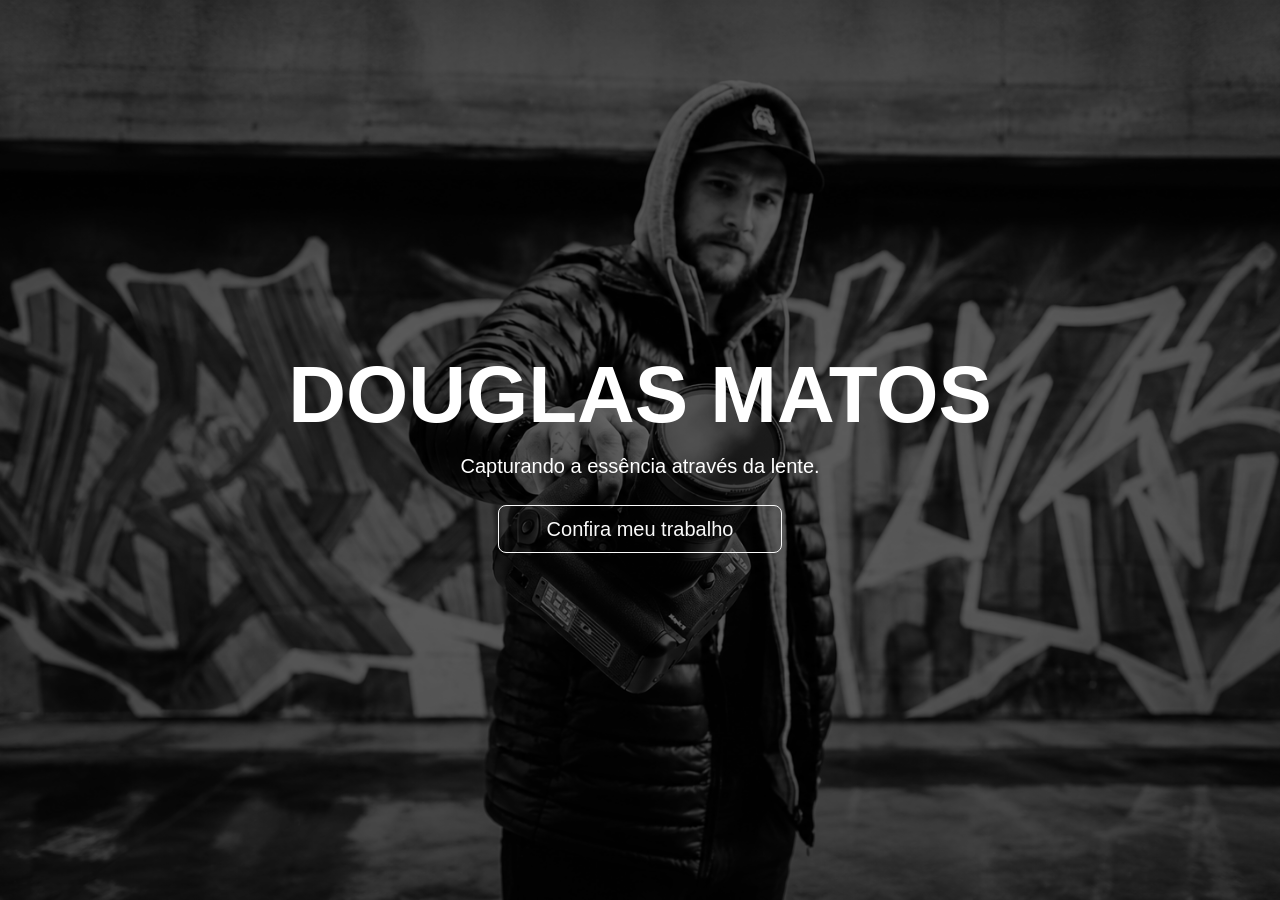
<file: apresentacaodouglas.html>
<!DOCTYPE html>
<html lang="pt-br">
<head>
    <meta charset="UTF-8">
    <meta name="viewport" content="width=device-width, initial-scale=1.0">
    <title>Douglas Matos | Fotografia</title>
    <link href="https://cdn.jsdelivr.net/npm/bootstrap@5.3.8/dist/css/bootstrap.min.css" rel="stylesheet">
    <link rel="stylesheet" href="style9.css">
</head>
<body>
    <div class="intro-screen">
        <div class="overlay"></div>
        <div class="intro-content text-center">
            <h1 class="display-1 fw-bold">DOUGLAS MATOS</h1>
            <p class="lead mb-4">Capturando a essência através da lente.</p>
            <a href="Atividade 9 - Desenvolvimento Web.html" class="btn btn-outline-light btn-lg px-5">Confira meu trabalho</a>
        </div>
    </div>
</body>
</html>
</file>
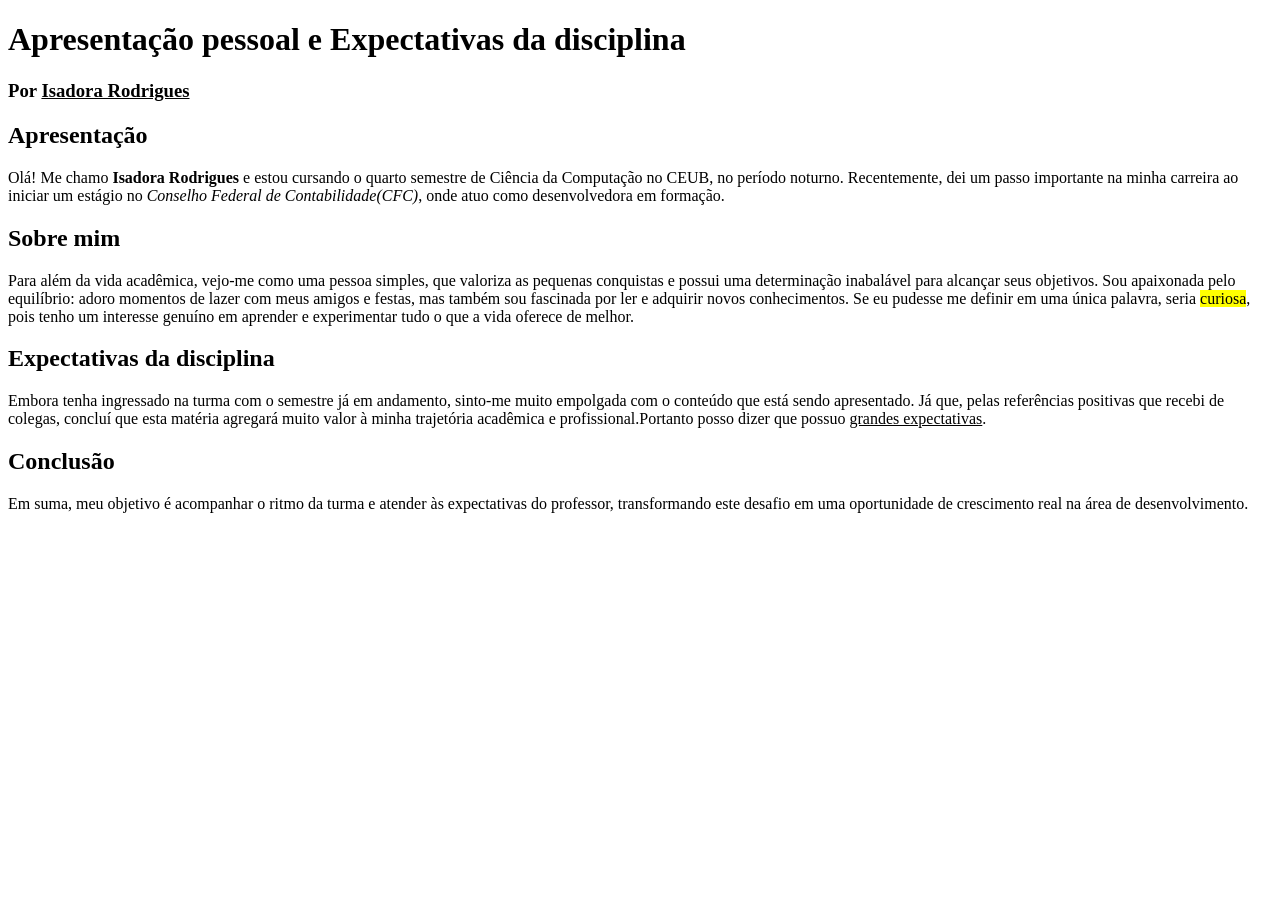
<file: Apresentação e expectativa.html>
<!DOCTYPE html>
<html lang="pt-br">
<head>
    <meta charset="UTF-8">
    <meta name="viewport" content="width=device-width, initial-scale=1.0">
    <title>Atividade 1 - Desenvolvimento Web</title>
</head>
<body>

    <h1>Apresentação pessoal e Expectativas da disciplina</h1>
    <h3>Por <u>Isadora Rodrigues</u></h3>

    <div>
        <h2>Apresentação</h2>
        <p>
           Olá! Me chamo <b>Isadora Rodrigues </b> e estou cursando o quarto semestre de Ciência da Computação no CEUB, no período noturno. Recentemente, dei um passo importante na minha carreira ao iniciar um estágio no <i>Conselho Federal de Contabilidade(CFC)</i>, onde atuo como desenvolvedora em formação.

        <h2>Sobre mim</h2>
        <p>
           Para além da vida acadêmica, vejo-me como uma pessoa simples, que valoriza as pequenas conquistas e possui uma determinação inabalável para alcançar seus objetivos. Sou apaixonada pelo equilíbrio: adoro momentos de lazer com meus amigos e festas, mas também sou fascinada por ler e adquirir novos conhecimentos. Se eu pudesse me definir em uma única palavra, seria <mark>curiosa</mark>, pois tenho um interesse genuíno em aprender e experimentar tudo o que a vida oferece de melhor.

        <h2>Expectativas da disciplina</h2>
        <p>
            Embora tenha ingressado na turma com o semestre já em andamento, sinto-me muito empolgada com o conteúdo que está sendo apresentado. Já que, pelas referências positivas que recebi de colegas, concluí que esta matéria agregará muito valor à minha trajetória acadêmica e profissional.Portanto posso dizer que possuo <u>grandes expectativas</u>.
        </p>
        <h2>Conclusão</h2>
        <p>
            Em suma, meu objetivo é acompanhar o ritmo da turma e atender às expectativas do professor, transformando este desafio em uma oportunidade de crescimento real na área de desenvolvimento.
        </p>
    </div>
   
</body>
</html>
</file>
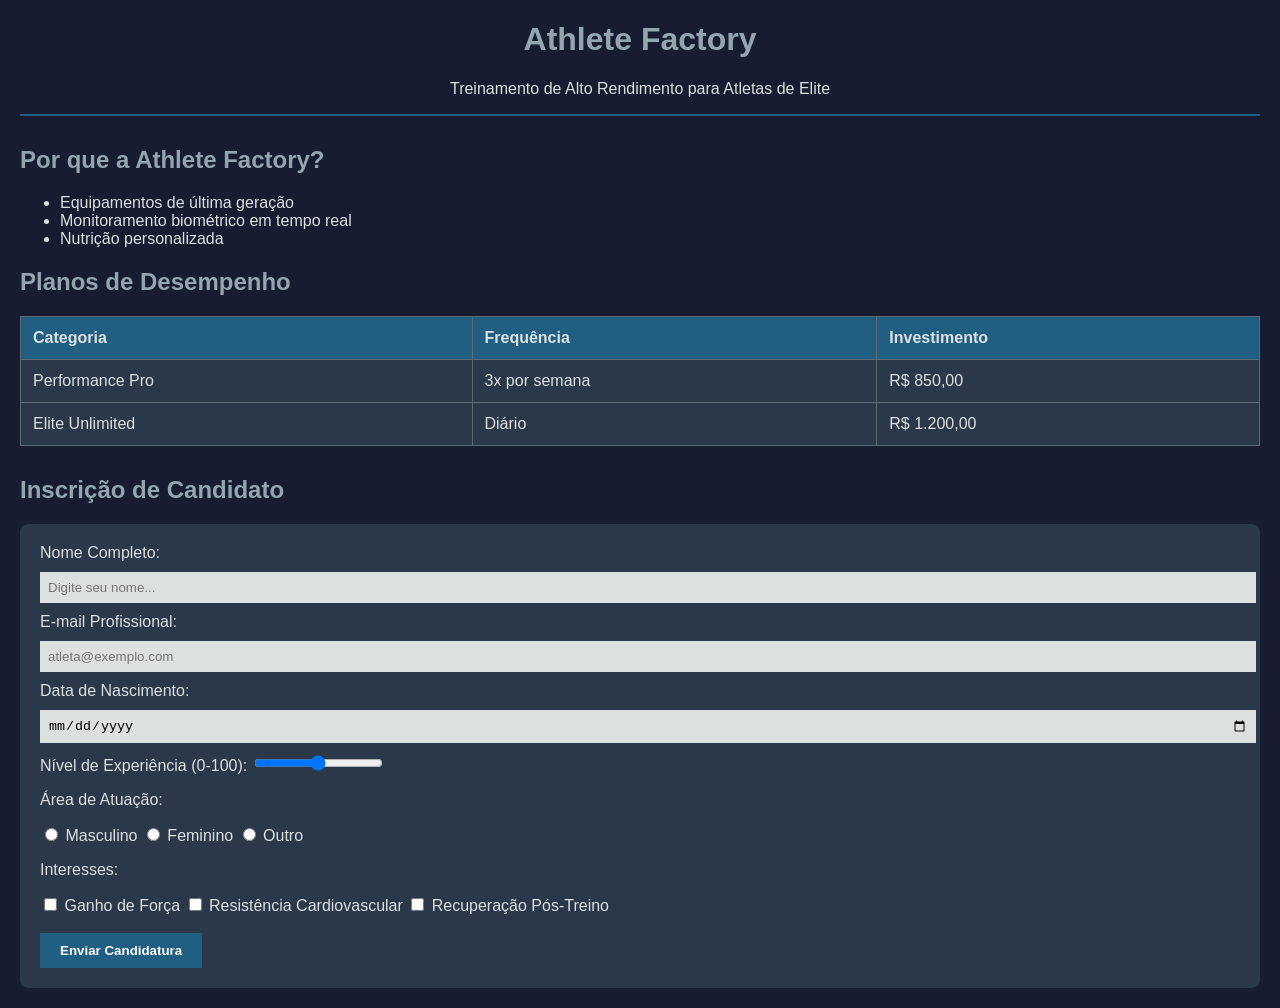
<file: Atividade 2 - Desenvolvimento Web.html>
<!DOCTYPE html>
<html lang="pt-br">
<head>
    <meta charset="UTF-8">
    <meta name="viewport" content="width=device-width, initial-scale=1.0">
    <title>Atividade 2 - Desenvolvimento Web</title>
    <link rel="stylesheet" href="style.css"> </head>
<body>

    <header>
        <h1>Athlete Factory</h1>
        <p>Treinamento de Alto Rendimento para Atletas de Elite</p>
    </header>

    <main>
        <section>
            <h2>Por que a Athlete Factory?</h2>
            <ul> <li>Equipamentos de última geração</li> <li>Monitoramento biométrico em tempo real</li>
                <li>Nutrição personalizada</li>
            </ul>
        </section>

        <section>
            <h2>Planos de Desempenho</h2>
            <table>
                <thead> <tr>
                        <th>Categoria</th> <th>Frequência</th>
                        <th>Investimento</th>
                    </tr>
                </thead>
                <tbody> <tr> <td>Performance Pro</td> <td>3x por semana</td>
                        <td>R$ 850,00</td>
                    </tr>
                    <tr>
                        <td>Elite Unlimited</td>
                        <td>Diário</td>
                        <td>R$ 1.200,00</td>
                    </tr>
                </tbody>
            </table>
        </section>

        <section>
            <h2>Inscrição de Candidato</h2>
            <form>
                <label>Nome Completo:</label> <input type="text" placeholder="Digite seu nome..."> <br> <label>E-mail Profissional:</label>
                <input type="email" placeholder="atleta@exemplo.com"> <br> <label>Data de Nascimento:</label>
                <input type="date"> <br> <label>Nível de Experiência (0-100):</label>
                <input type="range" min="0" max="100" value="50"> <br> <p>Área de Atuação:</p>
                <input type="radio" name="sexo" value="M"> Masculino <input type="radio" name="sexo" value="F"> Feminino <input type="radio" name="sexo" value="O"> Outro <br> <p>Interesses:</p>
                <input type="checkbox"> Ganho de Força <input type="checkbox"> Resistência Cardiovascular
                <input type="checkbox"> Recuperação Pós-Treino <br><br>

                <button type="submit">Enviar Candidatura</button> </form>
        </section>
    </main>

    <script src="script.js"></script> </body>
</html>
</file>
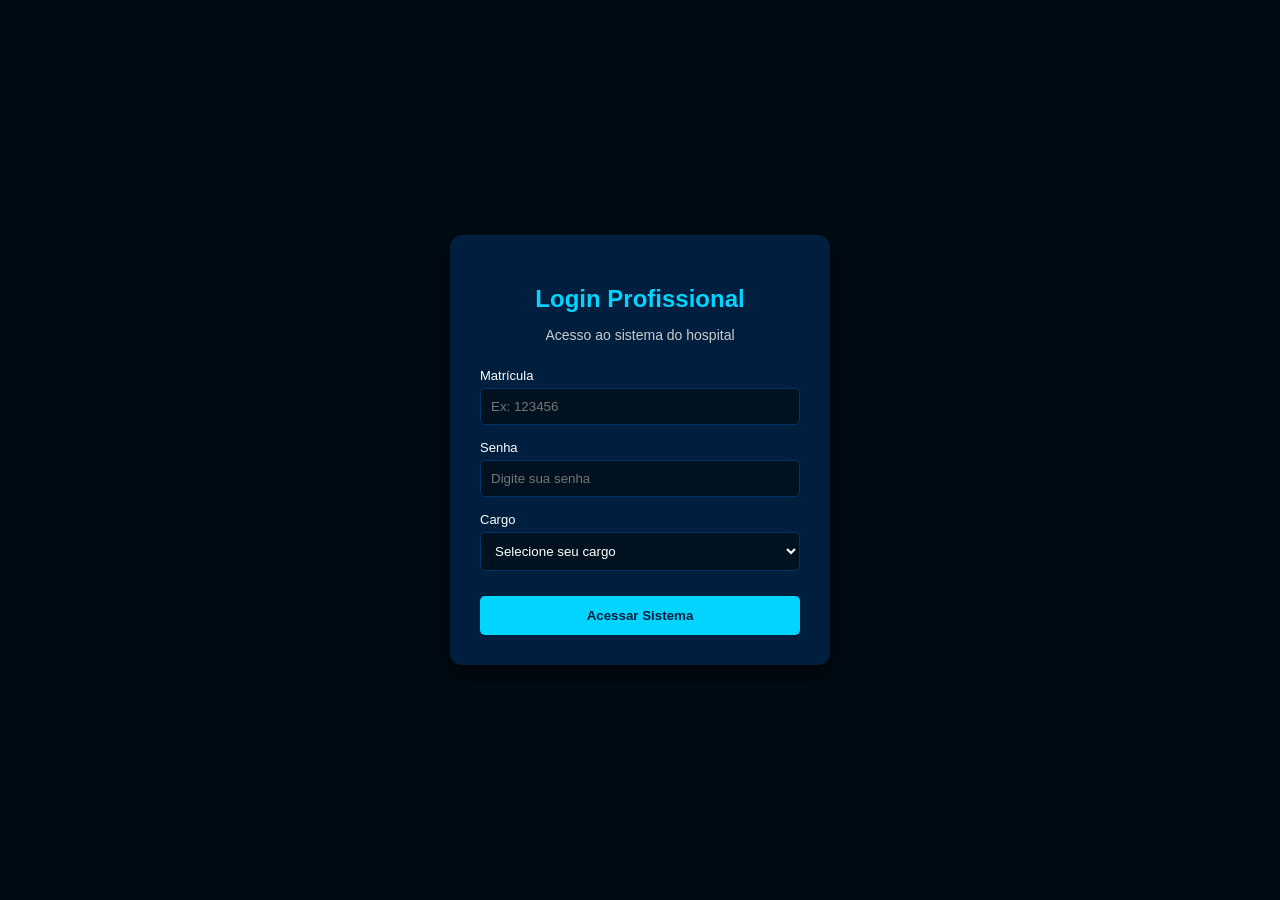
<file: Atividade 6 - Desenvolvimento Web.html>
<!DOCTYPE html>
<html lang="pt-br">
<head>
    <meta charset="UTF-8">
    <meta name="viewport" content="width=device-width, initial-scale=1.0">
    <title>Atividade 6 - Desenvolvimento Web</title>
    <link rel="stylesheet" href="style4.css">
</head>
<body>
    <div class="wrapper">
        <div class="login-card">
            <h2>Login Profissional</h2>
            <p class="subtitle">Acesso ao sistema do hospital</p>
            
            <form id="loginForm">
                <div class="input-group">
                    <label for="matricula">Matrícula</label>
                    <input type="text" id="matricula" placeholder="Ex: 123456">
                </div>

                <div class="input-group">
                    <label for="senha">Senha</label>
                    <input type="password" id="senha" placeholder="Digite sua senha">
                </div>

                <div class="input-group">
                    <label for="cargo">Cargo</label>
                    <select id="cargo">
                        <option value="">Selecione seu cargo</option>
                        <option value="Médico">Médico</option>
                        <option value="Enfermeiro(a)">Enfermeiro(a)</option>
                        <option value="Farmacêutico(a)">Farmacêutico(a)</option>
                        <option value="Psicólogo(a)">Psicólogo(a)</option>
                    </select>
                </div>

                <button type="submit" id="btn_acessar">Acessar Sistema</button>
            </form>
        </div>
    </div>
    <script src="script.js"></script>
</body>
</html>
</file>
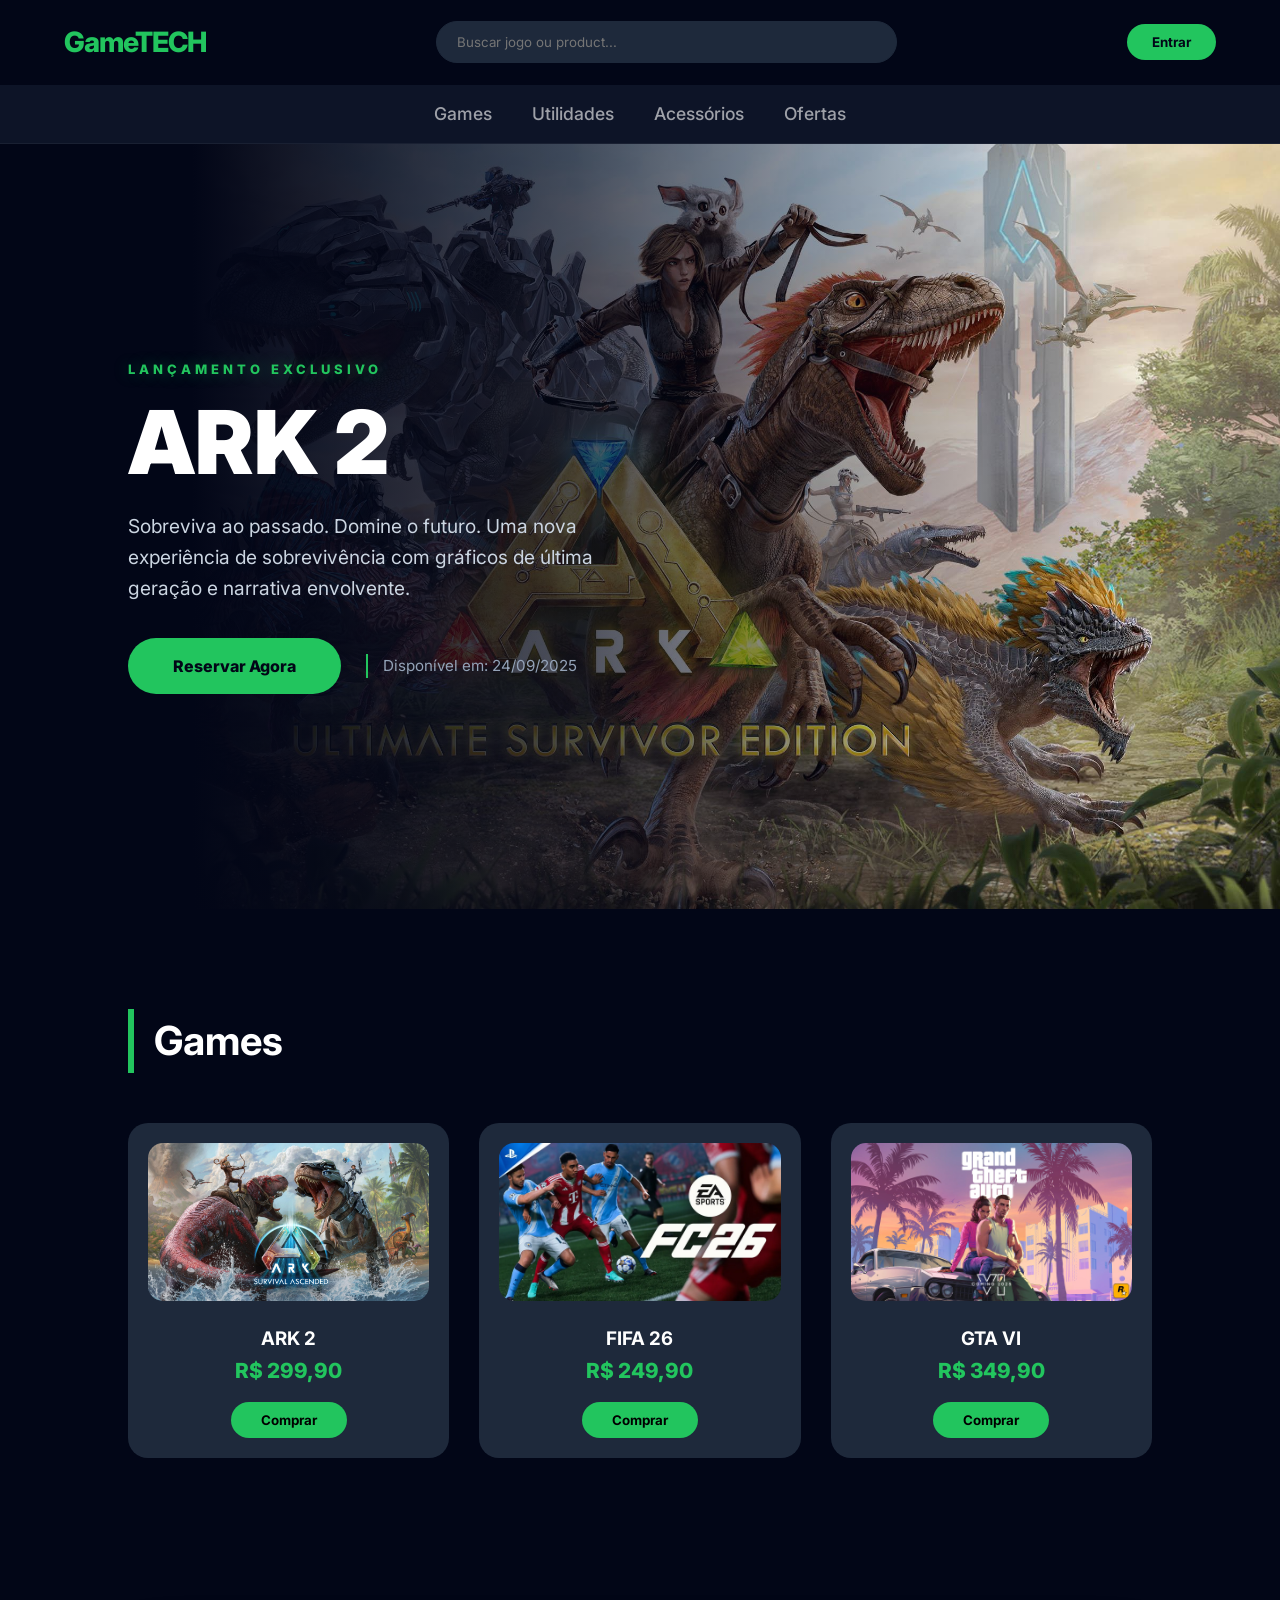
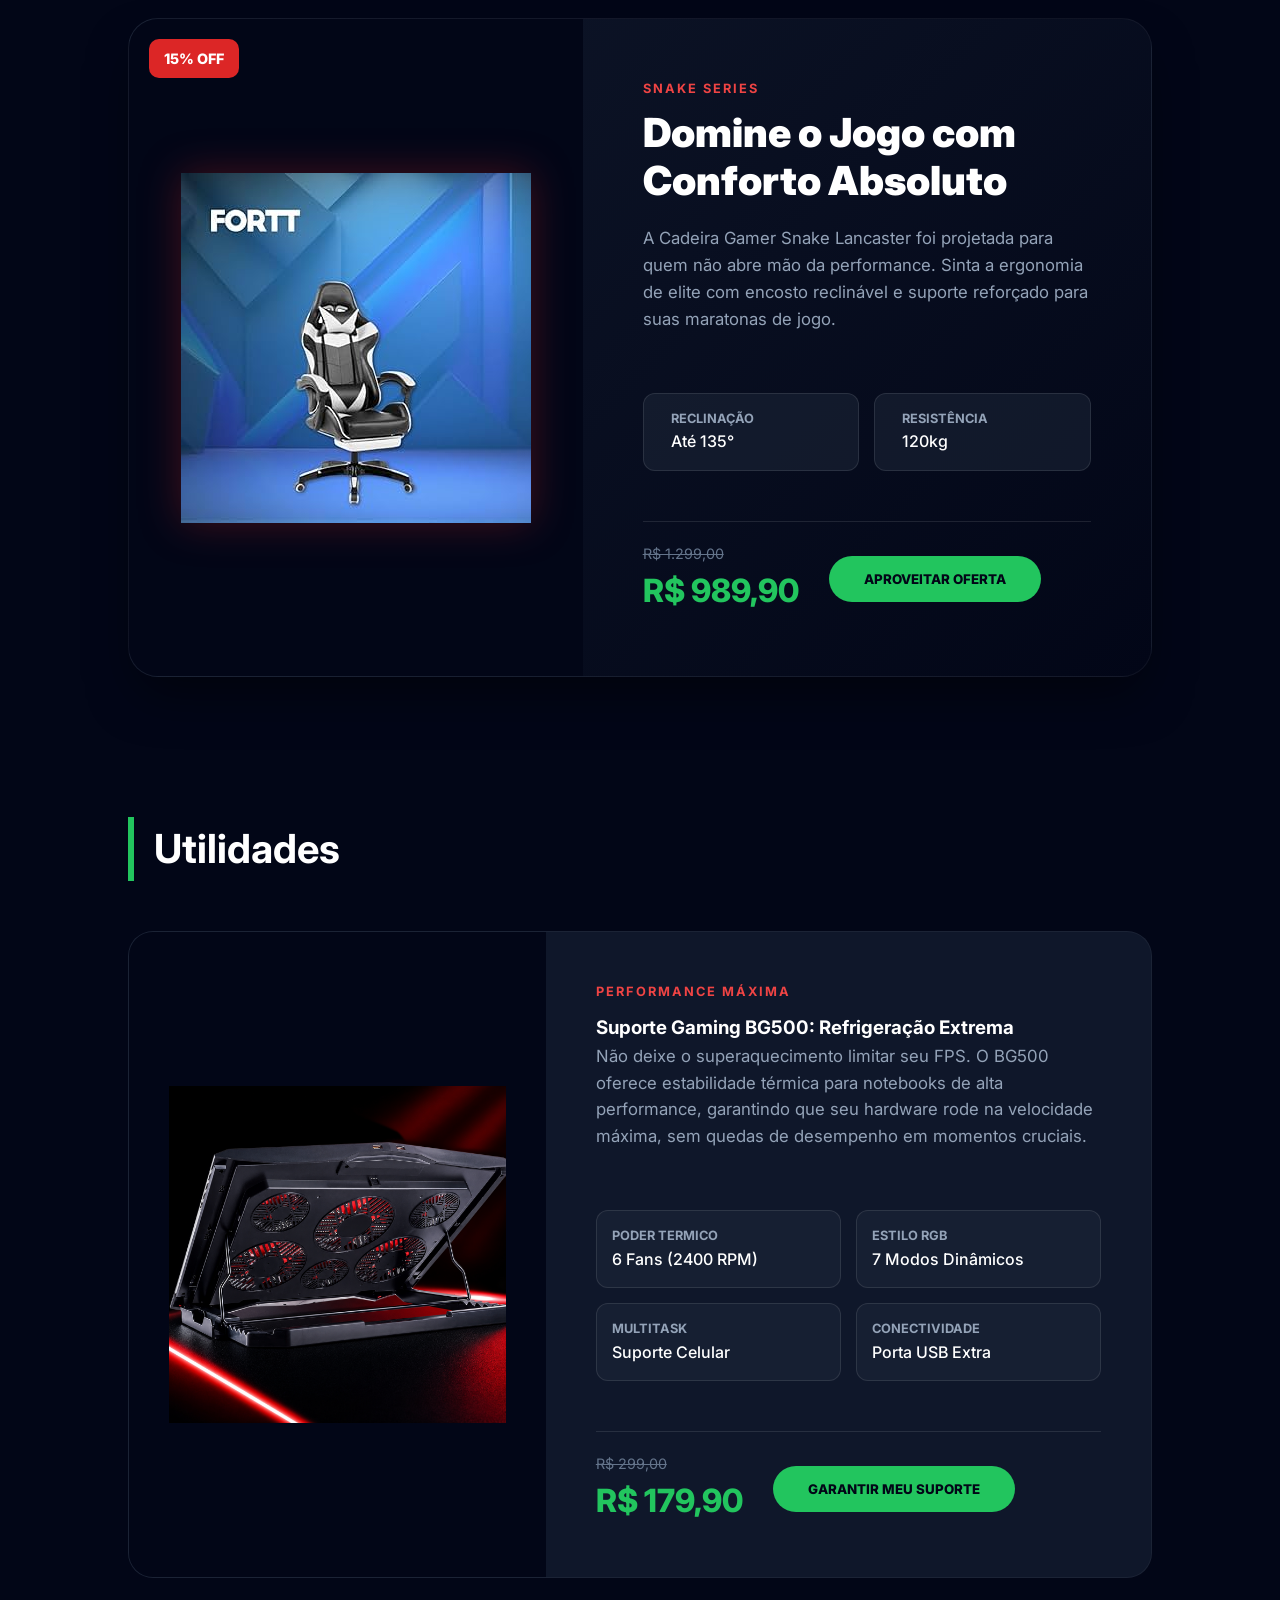
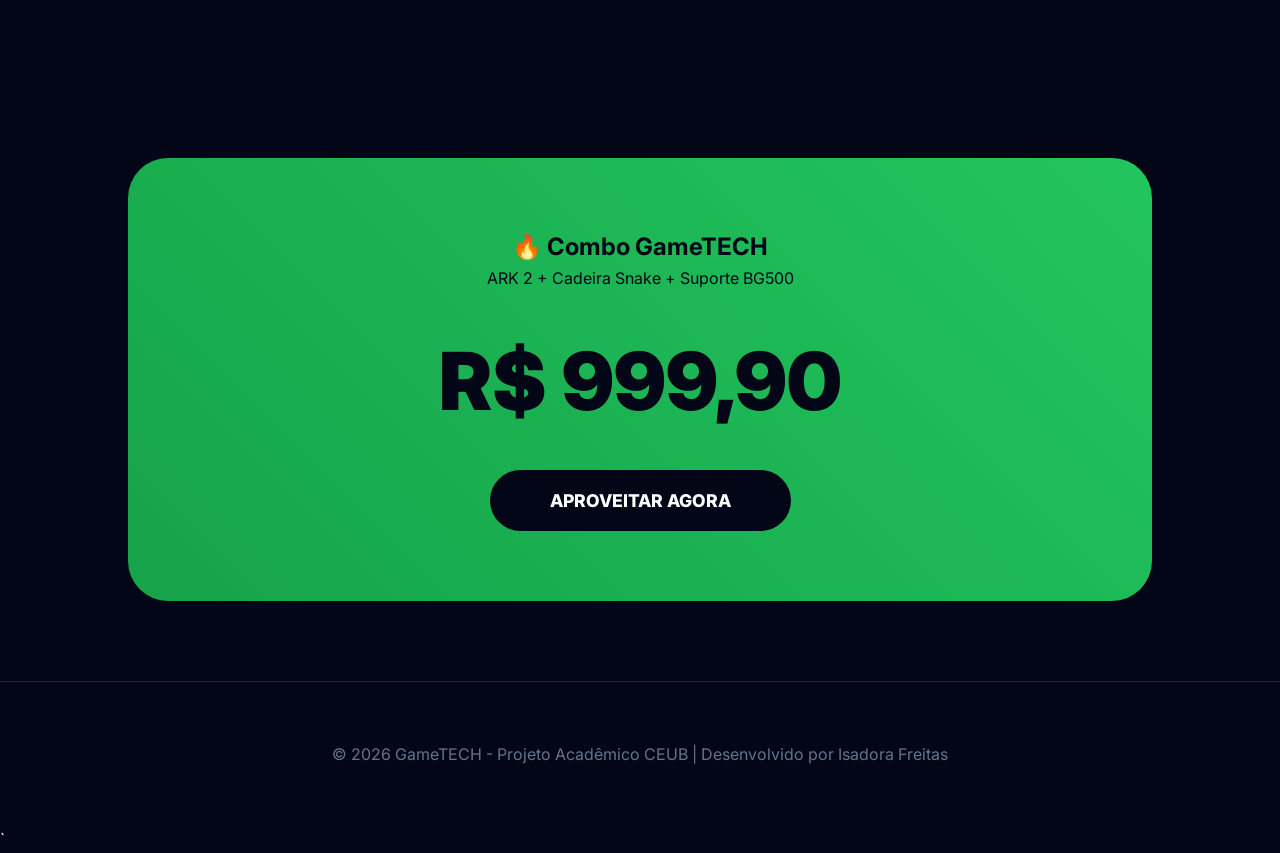
<file: Atividade 7 - Desenvolvimento Web.html>
<!DOCTYPE html>
<html lang="pt-br">

<head>
    <meta charset="UTF-8">
    <meta name="viewport" content="width=device-width, initial-scale=1.0">
    <title>GameTECH | Loja Oficial</title>
    <link rel="stylesheet" href="style7.css">
    <link href="https://fonts.googleapis.com/css2?family=Inter:wght@400;500;700;800&display=swap" rel="stylesheet">
</head>

<body>
    <header>
        <div class="logo">GameTECH</div><input type="text" placeholder="Buscar jogo ou product..."
            class="search"><button class="login">Entrar</button>
    </header>
    <nav class="main-nav">
        <ul>
            <li><a href="#games">Games</a></li>
            <li><a href="#utilidades">Utilidades</a></li>
            <li><a href="#acessorios">Acessórios</a></li>
            <li><a href="#promo">Ofertas</a></li>
        </ul>
    </nav>
    <section class="banner">
        <div class="banner-overlay"></div>
        <div class="banner-content"><span class="highlight-tag">LANÇAMENTO EXCLUSIVO</span>
            <h1>ARK 2</h1>
            <p class="banner-desc">Sobreviva ao passado. Domine o futuro. Uma nova experiência de sobrevivência com
                gráficos de última geração e narrativa envolvente.</p>
            <div class="banner-actions"><button class="btn-main">Reservar Agora</button><span
                    class="release-date">Disponível em: 24/09/2025</span></div>
        </div>
    </section>
    <section id="games" class="section">
        <h2 class="section-title">Games</h2>
        <div class="cards">
            <div class="card"><img src="game2.jpg" alt="Ark 2">
                <h3>ARK 2</h3>
                <p class="price">R$ 299,90</p><button class="btn-card">Comprar</button>
                <div class="overlay">
                    <p>Domine criaturas. Sobreviva ao impossível.</p>
                </div>
            </div>
            <div class="card"><img src="fifa.webp" alt="FIFA 26">
                <h3>FIFA 26</h3>
                <p class="price">R$ 249,90</p><button class="btn-card">Comprar</button>
                <div class="overlay">
                    <p>Entre em campo para decidir quem manda.</p>
                </div>
            </div>
            <div class="card"><img src="gtavi.jpg" alt="GTA VI">
                <h3>GTA VI</h3>
                <p class="price">R$ 349,90</p><button class="btn-card">Comprar</button>
                <div class="overlay">
                    <p>O caos da cidade nunca dorme. Você sobrevive ou domina.</p>
                </div>
            </div>
        </div>
    </section>
    <section id="acessorios" class="section">
        <div class="promo-card-featured">
            <div class="promo-image">
                <div class="discount-badge">15% OFF</div><img src="cadeira.jpg" alt="Cadeira Gamer Snake Lancaster">
            </div>
            <div class="promo-content"><span class="brand-tag">SNAKE SERIES</span>
                <h2 class="promo-title">Domine o Jogo com Conforto Absoluto</h2>
                <p class="promo-description">A Cadeira Gamer Snake Lancaster foi projetada para quem não abre mão da
                    performance. Sinta a ergonomia de elite com encosto reclinável e suporte reforçado para suas
                    maratonas de jogo.</p>
                <div class="specs-grid">
                    <div class="spec-card"><span class="icon"></span>
                        <div class="spec-text"><strong>Reclinação</strong><span>Até 135°</span></div>
                    </div>
                    <div class="spec-card"><span class="icon"></span>
                        <div class="spec-text"><strong>Resistência</strong><span>120kg</span></div>
                    </div>
                </div>
                <div class="price-action">
                    <div class="price-container"><span class="old-price">R$ 1.299,00</span><span
                            class="current-price">R$ 989,90</span></div><button class="btn-buy-now">APROVEITAR
                        OFERTA</button>
                </div>
            </div>
        </div>
    </section>
    <section id="utilidades" class="section">
        <h2 class="section-title">Utilidades</h2>
        <div class="product-wide utility-featured">
            <div class="product-img-container"><img src="suporte.png" alt="Suporte Gaming BG500 Profissional"></div>
            <div class="product-info"><span class="brand-tag">PERFORMANCE MÁXIMA</span>
                <h3>Suporte Gaming BG500: Refrigeração Extrema</h3>
                <p class="promo-description">Não deixe o superaquecimento limitar seu FPS. O BG500 oferece estabilidade
                    térmica para notebooks de alta performance, garantindo que seu hardware rode na velocidade máxima,
                    sem quedas de desempenho em momentos cruciais.</p>
                <div class="specs-grid">
                    <div class="spec-card">
                        <div class="spec-text"><strong>Poder Termico</strong><span>6 Fans (2400 RPM)</span></div>
                    </div>
                    <div class="spec-card">
                        <div class="spec-text"><strong>Estilo RGB</strong><span>7 Modos Dinâmicos</span></div>
                    </div>
                    <div class="spec-card">
                        <div class="spec-text"><strong>Multitask</strong><span>Suporte Celular</span></div>
                    </div>
                    <div class="spec-card">
                        <div class="spec-text"><strong>Conectividade</strong><span>Porta USB Extra</span></div>
                    </div>
                </div>
                <div class="price-action">
                    <div class="price-container"><span class="old-price">R$ 299,00</span><span class="current-price">R$
                            179,90</span></div><button class="btn-buy-now">GARANTIR MEU SUPORTE</button>
                </div>
            </div>
        </div>
    </section>
    <section id="promo" class="promo">
        <div class="promo-box">
            <h2>🔥 Combo GameTECH</h2>
            <p>ARK 2 + Cadeira Snake + Suporte BG500</p>
            <h1 class="promo-price">R$ 999,90</h1><button class="btn-promo">APROVEITAR AGORA</button>
        </div>
    </section>
    <footer>
        <p>© 2026 GameTECH - Projeto Acadêmico CEUB | Desenvolvido por Isadora Freitas</p>
    </footer>
</body>

</html>`
</file>
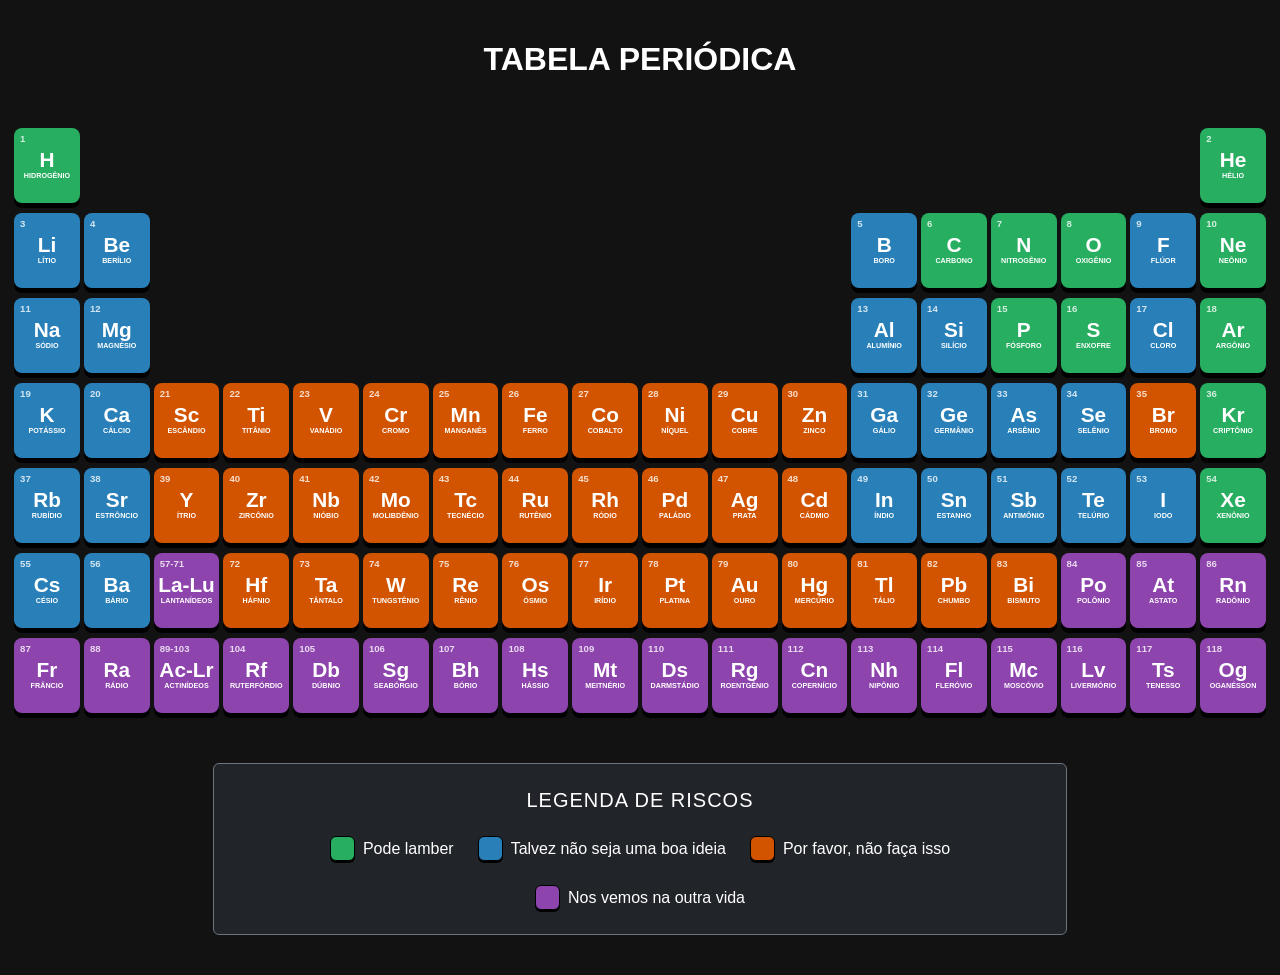
<file: Atividade 8 - Desenvolvimento Web.html>
<!DOCTYPE html>
<html lang="pt-br">

<head>
    <meta charset="UTF-8">
    <meta name="viewport" content="width=device-width, initial-scale=1.0">
    <link href="https://cdn.jsdelivr.net/npm/bootstrap@5.3.0/dist/css/bootstrap.min.css" rel="stylesheet">
    <link rel="stylesheet" href="style8.css">
    <title>Tabela Periódica - Keyboard Edition</title>
</head>

<body>

    <div class="container-fluid text-center">
        <h2 class="mb-5 fw-bold">TABELA PERIÓDICA</h2>

        <div class="row-periodic">
            <div class="col-18">
                <div class="tecla pode-lamber"><span class="at-num">1</span><span class="sigla">H</span><span
                        class="nome">Hidrogênio</span></div>
            </div>
            <div class="col-18 vazio"></div>
            <div class="col-18 vazio"></div>
            <div class="col-18 vazio"></div>
            <div class="col-18 vazio"></div>
            <div class="col-18 vazio"></div>
            <div class="col-18 vazio"></div>
            <div class="col-18 vazio"></div>
            <div class="col-18 vazio"></div>
            <div class="col-18 vazio"></div>
            <div class="col-18 vazio"></div>
            <div class="col-18 vazio"></div>
            <div class="col-18 vazio"></div>
            <div class="col-18 vazio"></div>
            <div class="col-18 vazio"></div>
            <div class="col-18 vazio"></div>
            <div class="col-18 vazio"></div>
            <div class="col-18">
                <div class="tecla pode-lamber"><span class="at-num">2</span><span class="sigla">He</span><span
                        class="nome">Hélio</span></div>
            </div>
        </div>

        <div class="row-periodic">
            <div class="col-18">
                <div class="tecla talvez-nao"><span class="at-num">3</span><span class="sigla">Li</span><span
                        class="nome">Lítio</span></div>
            </div>
            <div class="col-18">
                <div class="tecla talvez-nao"><span class="at-num">4</span><span class="sigla">Be</span><span
                        class="nome">Berílio</span></div>
            </div>
            <div class="col-18 vazio"></div>
            <div class="col-18 vazio"></div>
            <div class="col-18 vazio"></div>
            <div class="col-18 vazio"></div>
            <div class="col-18 vazio"></div>
            <div class="col-18 vazio"></div>
            <div class="col-18 vazio"></div>
            <div class="col-18 vazio"></div>
            <div class="col-18 vazio"></div>
            <div class="col-18 vazio"></div>
            <div class="col-18">
                <div class="tecla talvez-nao"><span class="at-num">5</span><span class="sigla">B</span><span
                        class="nome">Boro</span></div>
            </div>
            <div class="col-18">
                <div class="tecla pode-lamber"><span class="at-num">6</span><span class="sigla">C</span><span
                        class="nome">Carbono</span></div>
            </div>
            <div class="col-18">
                <div class="tecla pode-lamber"><span class="at-num">7</span><span class="sigla">N</span><span
                        class="nome">Nitrogênio</span></div>
            </div>
            <div class="col-18">
                <div class="tecla pode-lamber"><span class="at-num">8</span><span class="sigla">O</span><span
                        class="nome">Oxigênio</span></div>
            </div>
            <div class="col-18">
                <div class="tecla talvez-nao"><span class="at-num">9</span><span class="sigla">F</span><span
                        class="nome">Flúor</span></div>
            </div>
            <div class="col-18">
                <div class="tecla pode-lamber"><span class="at-num">10</span><span class="sigla">Ne</span><span
                        class="nome">Neônio</span></div>
            </div>
        </div>

        <div class="row-periodic">
            <div class="col-18">
                <div class="tecla talvez-nao"><span class="at-num">11</span><span class="sigla">Na</span><span
                        class="nome">Sódio</span></div>
            </div>
            <div class="col-18">
                <div class="tecla talvez-nao"><span class="at-num">12</span><span class="sigla">Mg</span><span
                        class="nome">Magnésio</span></div>
            </div>
            <div class="col-18 vazio"></div>
            <div class="col-18 vazio"></div>
            <div class="col-18 vazio"></div>
            <div class="col-18 vazio"></div>
            <div class="col-18 vazio"></div>
            <div class="col-18 vazio"></div>
            <div class="col-18 vazio"></div>
            <div class="col-18 vazio"></div>
            <div class="col-18 vazio"></div>
            <div class="col-18 vazio"></div>
            <div class="col-18">
                <div class="tecla talvez-nao"><span class="at-num">13</span><span class="sigla">Al</span><span
                        class="nome">Alumínio</span></div>
            </div>
            <div class="col-18">
                <div class="tecla talvez-nao"><span class="at-num">14</span><span class="sigla">Si</span><span
                        class="nome">Silício</span></div>
            </div>
            <div class="col-18">
                <div class="tecla pode-lamber"><span class="at-num">15</span><span class="sigla">P</span><span
                        class="nome">Fósforo</span></div>
            </div>
            <div class="col-18">
                <div class="tecla pode-lamber"><span class="at-num">16</span><span class="sigla">S</span><span
                        class="nome">Enxofre</span></div>
            </div>
            <div class="col-18">
                <div class="tecla talvez-nao"><span class="at-num">17</span><span class="sigla">Cl</span><span
                        class="nome">Cloro</span></div>
            </div>
            <div class="col-18">
                <div class="tecla pode-lamber"><span class="at-num">18</span><span class="sigla">Ar</span><span
                        class="nome">Argônio</span></div>
            </div>
        </div>

        <div class="row-periodic">
            <div class="col-18">
                <div class="tecla talvez-nao"><span class="at-num">19</span><span class="sigla">K</span><span
                        class="nome">Potássio</span></div>
            </div>
            <div class="col-18">
                <div class="tecla talvez-nao"><span class="at-num">20</span><span class="sigla">Ca</span><span
                        class="nome">Cálcio</span></div>
            </div>
            <div class="col-18">
                <div class="tecla por-favor-nao"><span class="at-num">21</span><span class="sigla">Sc</span><span
                        class="nome">Escândio</span></div>
            </div>
            <div class="col-18">
                <div class="tecla por-favor-nao"><span class="at-num">22</span><span class="sigla">Ti</span><span
                        class="nome">Titânio</span></div>
            </div>
            <div class="col-18">
                <div class="tecla por-favor-nao"><span class="at-num">23</span><span class="sigla">V</span><span
                        class="nome">Vanádio</span></div>
            </div>
            <div class="col-18">
                <div class="tecla por-favor-nao"><span class="at-num">24</span><span class="sigla">Cr</span><span
                        class="nome">Cromo</span></div>
            </div>
            <div class="col-18">
                <div class="tecla por-favor-nao"><span class="at-num">25</span><span class="sigla">Mn</span><span
                        class="nome">Manganês</span></div>
            </div>
            <div class="col-18">
                <div class="tecla por-favor-nao"><span class="at-num">26</span><span class="sigla">Fe</span><span
                        class="nome">Ferro</span></div>
            </div>
            <div class="col-18">
                <div class="tecla por-favor-nao"><span class="at-num">27</span><span class="sigla">Co</span><span
                        class="nome">Cobalto</span></div>
            </div>
            <div class="col-18">
                <div class="tecla por-favor-nao"><span class="at-num">28</span><span class="sigla">Ni</span><span
                        class="nome">Níquel</span></div>
            </div>
            <div class="col-18">
                <div class="tecla por-favor-nao"><span class="at-num">29</span><span class="sigla">Cu</span><span
                        class="nome">Cobre</span></div>
            </div>
            <div class="col-18">
                <div class="tecla por-favor-nao"><span class="at-num">30</span><span class="sigla">Zn</span><span
                        class="nome">Zinco</span></div>
            </div>
            <div class="col-18">
                <div class="tecla talvez-nao"><span class="at-num">31</span><span class="sigla">Ga</span><span
                        class="nome">Gálio</span></div>
            </div>
            <div class="col-18">
                <div class="tecla talvez-nao"><span class="at-num">32</span><span class="sigla">Ge</span><span
                        class="nome">Germânio</span></div>
            </div>
            <div class="col-18">
                <div class="tecla talvez-nao"><span class="at-num">33</span><span class="sigla">As</span><span
                        class="nome">Arsênio</span></div>
            </div>
            <div class="col-18">
                <div class="tecla talvez-nao"><span class="at-num">34</span><span class="sigla">Se</span><span
                        class="nome">Selênio</span></div>
            </div>
            <div class="col-18">
                <div class="tecla por-favor-nao"><span class="at-num">35</span><span class="sigla">Br</span><span
                        class="nome">Bromo</span></div>
            </div>
            <div class="col-18">
                <div class="tecla pode-lamber"><span class="at-num">36</span><span class="sigla">Kr</span><span
                        class="nome">Criptônio</span></div>
            </div>
        </div>

        <div class="row-periodic">
            <div class="col-18">
                <div class="tecla talvez-nao"><span class="at-num">37</span><span class="sigla">Rb</span><span
                        class="nome">Rubídio</span></div>
            </div>
            <div class="col-18">
                <div class="tecla talvez-nao"><span class="at-num">38</span><span class="sigla">Sr</span><span
                        class="nome">Estrôncio</span></div>
            </div>
            <div class="col-18">
                <div class="tecla por-favor-nao"><span class="at-num">39</span><span class="sigla">Y</span><span
                        class="nome">Ítrio</span></div>
            </div>
            <div class="col-18">
                <div class="tecla por-favor-nao"><span class="at-num">40</span><span class="sigla">Zr</span><span
                        class="nome">Zircônio</span></div>
            </div>
            <div class="col-18">
                <div class="tecla por-favor-nao"><span class="at-num">41</span><span class="sigla">Nb</span><span
                        class="nome">Nióbio</span></div>
            </div>
            <div class="col-18">
                <div class="tecla por-favor-nao"><span class="at-num">42</span><span class="sigla">Mo</span><span
                        class="nome">Molibdênio</span></div>
            </div>
            <div class="col-18">
                <div class="tecla por-favor-nao"><span class="at-num">43</span><span class="sigla">Tc</span><span
                        class="nome">Tecnécio</span></div>
            </div>
            <div class="col-18">
                <div class="tecla por-favor-nao"><span class="at-num">44</span><span class="sigla">Ru</span><span
                        class="nome">Rutênio</span></div>
            </div>
            <div class="col-18">
                <div class="tecla por-favor-nao"><span class="at-num">45</span><span class="sigla">Rh</span><span
                        class="nome">Ródio</span></div>
            </div>
            <div class="col-18">
                <div class="tecla por-favor-nao"><span class="at-num">46</span><span class="sigla">Pd</span><span
                        class="nome">Paládio</span></div>
            </div>
            <div class="col-18">
                <div class="tecla por-favor-nao"><span class="at-num">47</span><span class="sigla">Ag</span><span
                        class="nome">Prata</span></div>
            </div>
            <div class="col-18">
                <div class="tecla por-favor-nao"><span class="at-num">48</span><span class="sigla">Cd</span><span
                        class="nome">Cádmio</span></div>
            </div>
            <div class="col-18">
                <div class="tecla talvez-nao"><span class="at-num">49</span><span class="sigla">In</span><span
                        class="nome">Índio</span></div>
            </div>
            <div class="col-18">
                <div class="tecla talvez-nao"><span class="at-num">50</span><span class="sigla">Sn</span><span
                        class="nome">Estanho</span></div>
            </div>
            <div class="col-18">
                <div class="tecla talvez-nao"><span class="at-num">51</span><span class="sigla">Sb</span><span
                        class="nome">Antimônio</span></div>
            </div>
            <div class="col-18">
                <div class="tecla talvez-nao"><span class="at-num">52</span><span class="sigla">Te</span><span
                        class="nome">Telúrio</span></div>
            </div>
            <div class="col-18">
                <div class="tecla talvez-nao"><span class="at-num">53</span><span class="sigla">I</span><span
                        class="nome">Iodo</span></div>
            </div>
            <div class="col-18">
                <div class="tecla pode-lamber"><span class="at-num">54</span><span class="sigla">Xe</span><span
                        class="nome">Xenônio</span></div>
            </div>
        </div>

        <div class="row-periodic">
            <div class="col-18">
                <div class="tecla talvez-nao"><span class="at-num">55</span><span class="sigla">Cs</span><span
                        class="nome">Césio</span></div>
            </div>
            <div class="col-18">
                <div class="tecla talvez-nao"><span class="at-num">56</span><span class="sigla">Ba</span><span
                        class="nome">Bário</span></div>
            </div>
            <div class="col-18">
                <div class="tecla outra-vida"><span class="at-num">57-71</span><span class="sigla">La-Lu</span><span
                        class="nome">Lantanídeos</span></div>
            </div>
            <div class="col-18">
                <div class="tecla por-favor-nao"><span class="at-num">72</span><span class="sigla">Hf</span><span
                        class="nome">Háfnio</span></div>
            </div>
            <div class="col-18">
                <div class="tecla por-favor-nao"><span class="at-num">73</span><span class="sigla">Ta</span><span
                        class="nome">Tântalo</span></div>
            </div>
            <div class="col-18">
                <div class="tecla por-favor-nao"><span class="at-num">74</span><span class="sigla">W</span><span
                        class="nome">Tungstênio</span></div>
            </div>
            <div class="col-18">
                <div class="tecla por-favor-nao"><span class="at-num">75</span><span class="sigla">Re</span><span
                        class="nome">Rênio</span></div>
            </div>
            <div class="col-18">
                <div class="tecla por-favor-nao"><span class="at-num">76</span><span class="sigla">Os</span><span
                        class="nome">Ósmio</span></div>
            </div>
            <div class="col-18">
                <div class="tecla por-favor-nao"><span class="at-num">77</span><span class="sigla">Ir</span><span
                        class="nome">Irídio</span></div>
            </div>
            <div class="col-18">
                <div class="tecla por-favor-nao"><span class="at-num">78</span><span class="sigla">Pt</span><span
                        class="nome">Platina</span></div>
            </div>
            <div class="col-18">
                <div class="tecla por-favor-nao"><span class="at-num">79</span><span class="sigla">Au</span><span
                        class="nome">Ouro</span></div>
            </div>
            <div class="col-18">
                <div class="tecla por-favor-nao"><span class="at-num">80</span><span class="sigla">Hg</span><span
                        class="nome">Mercúrio</span></div>
            </div>
            <div class="col-18">
                <div class="tecla por-favor-nao"><span class="at-num">81</span><span class="sigla">Tl</span><span
                        class="nome">Tálio</span></div>
            </div>
            <div class="col-18">
                <div class="tecla por-favor-nao"><span class="at-num">82</span><span class="sigla">Pb</span><span
                        class="nome">Chumbo</span></div>
            </div>
            <div class="col-18">
                <div class="tecla por-favor-nao"><span class="at-num">83</span><span class="sigla">Bi</span><span
                        class="nome">Bismuto</span></div>
            </div>
            <div class="col-18">
                <div class="tecla outra-vida"><span class="at-num">84</span><span class="sigla">Po</span><span
                        class="nome">Polônio</span></div>
            </div>
            <div class="col-18">
                <div class="tecla outra-vida"><span class="at-num">85</span><span class="sigla">At</span><span
                        class="nome">Astato</span></div>
            </div>
            <div class="col-18">
                <div class="tecla outra-vida"><span class="at-num">86</span><span class="sigla">Rn</span><span
                        class="nome">Radônio</span></div>
            </div>
        </div>

        <div class="row-periodic">
            <div class="col-18">
                <div class="tecla outra-vida"><span class="at-num">87</span><span class="sigla">Fr</span><span
                        class="nome">Frâncio</span></div>
            </div>
            <div class="col-18">
                <div class="tecla outra-vida"><span class="at-num">88</span><span class="sigla">Ra</span><span
                        class="nome">Rádio</span></div>
            </div>
            <div class="col-18">
                <div class="tecla outra-vida"><span class="at-num">89-103</span><span class="sigla">Ac-Lr</span><span
                        class="nome">Actinídeos</span></div>
            </div>
            <div class="col-18">
                <div class="tecla outra-vida"><span class="at-num">104</span><span class="sigla">Rf</span><span
                        class="nome">Ruterfórdio</span></div>
            </div>
            <div class="col-18">
                <div class="tecla outra-vida"><span class="at-num">105</span><span class="sigla">Db</span><span
                        class="nome">Dúbnio</span></div>
            </div>
            <div class="col-18">
                <div class="tecla outra-vida"><span class="at-num">106</span><span class="sigla">Sg</span><span
                        class="nome">Seabórgio</span></div>
            </div>
            <div class="col-18">
                <div class="tecla outra-vida"><span class="at-num">107</span><span class="sigla">Bh</span><span
                        class="nome">Bório</span></div>
            </div>
            <div class="col-18">
                <div class="tecla outra-vida"><span class="at-num">108</span><span class="sigla">Hs</span><span
                        class="nome">Hássio</span></div>
            </div>
            <div class="col-18">
                <div class="tecla outra-vida"><span class="at-num">109</span><span class="sigla">Mt</span><span
                        class="nome">Meitnério</span></div>
            </div>
            <div class="col-18">
                <div class="tecla outra-vida"><span class="at-num">110</span><span class="sigla">Ds</span><span
                        class="nome">Darmstádio</span></div>
            </div>
            <div class="col-18">
                <div class="tecla outra-vida"><span class="at-num">111</span><span class="sigla">Rg</span><span
                        class="nome">Roentgênio</span></div>
            </div>
            <div class="col-18">
                <div class="tecla outra-vida"><span class="at-num">112</span><span class="sigla">Cn</span><span
                        class="nome">Copernício</span></div>
            </div>
            <div class="col-18">
                <div class="tecla outra-vida"><span class="at-num">113</span><span class="sigla">Nh</span><span
                        class="nome">Nipônio</span></div>
            </div>
            <div class="col-18">
                <div class="tecla outra-vida"><span class="at-num">114</span><span class="sigla">Fl</span><span
                        class="nome">Fleróvio</span></div>
            </div>
            <div class="col-18">
                <div class="tecla outra-vida"><span class="at-num">115</span><span class="sigla">Mc</span><span
                        class="nome">Moscóvio</span></div>
            </div>
            <div class="col-18">
                <div class="tecla outra-vida"><span class="at-num">116</span><span class="sigla">Lv</span><span
                        class="nome">Livermório</span></div>
            </div>
            <div class="col-18">
                <div class="tecla outra-vida"><span class="at-num">117</span><span class="sigla">Ts</span><span
                        class="nome">Tenesso</span></div>
            </div>
            <div class="col-18">
                <div class="tecla outra-vida"><span class="at-num">118</span><span class="sigla">Og</span><span
                        class="nome">Oganésson</span></div>
            </div>
        </div>
        <div class="row mt-5 justify-content-center">
            <div class="col-md-10 col-lg-8 p-4 bg-dark rounded border border-secondary text-center">
                <h5 class="mb-4 text-uppercase" style="letter-spacing: 1px;">Legenda de Riscos</h5>
                
                <div class="d-flex flex-wrap justify-content-center gap-4">
                    <div class="d-flex align-items-center">
                        <span class="badge pode-lamber p-2 me-2" style="width: 25px; height: 25px; border: 1px solid #000;">&nbsp;</span> 
                        <span>Pode lamber</span>
                    </div>
                    <div class="d-flex align-items-center">
                        <span class="badge talvez-nao p-2 me-2" style="width: 25px; height: 25px; border: 1px solid #000;">&nbsp;</span> 
                        <span>Talvez não seja uma boa ideia</span>
                    </div>
                    <div class="d-flex align-items-center">
                        <span class="badge por-favor-nao p-2 me-2" style="width: 25px; height: 25px; border: 1px solid #000;">&nbsp;</span> 
                        <span>Por favor, não faça isso</span>
                    </div>
                    <div class="d-flex align-items-center">
                        <span class="badge outra-vida p-2 me-2" style="width: 25px; height: 25px; border: 1px solid #000;">&nbsp;</span> 
                        <span>Nos vemos na outra vida</span>
                    </div>
                </div>
            </div>
        </div>
    </div>
    </div>

</body>

</html>
</file>
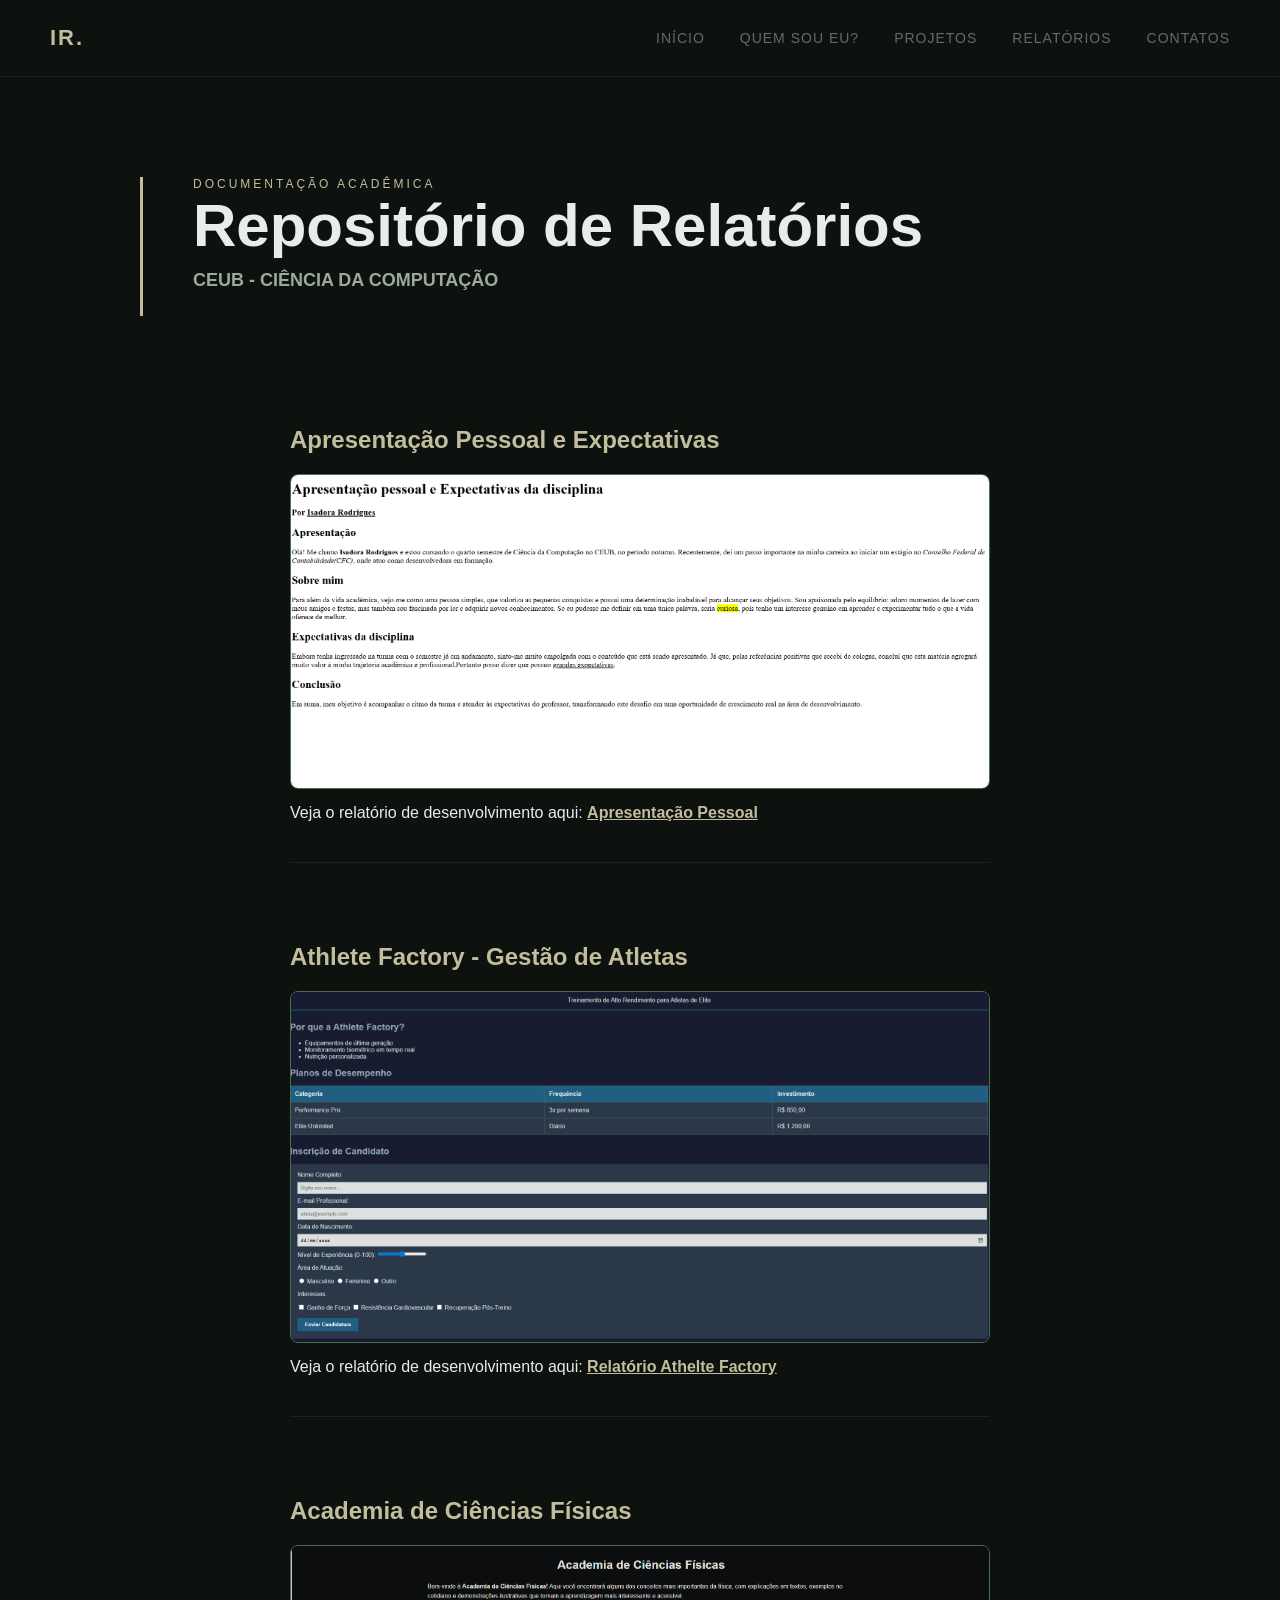
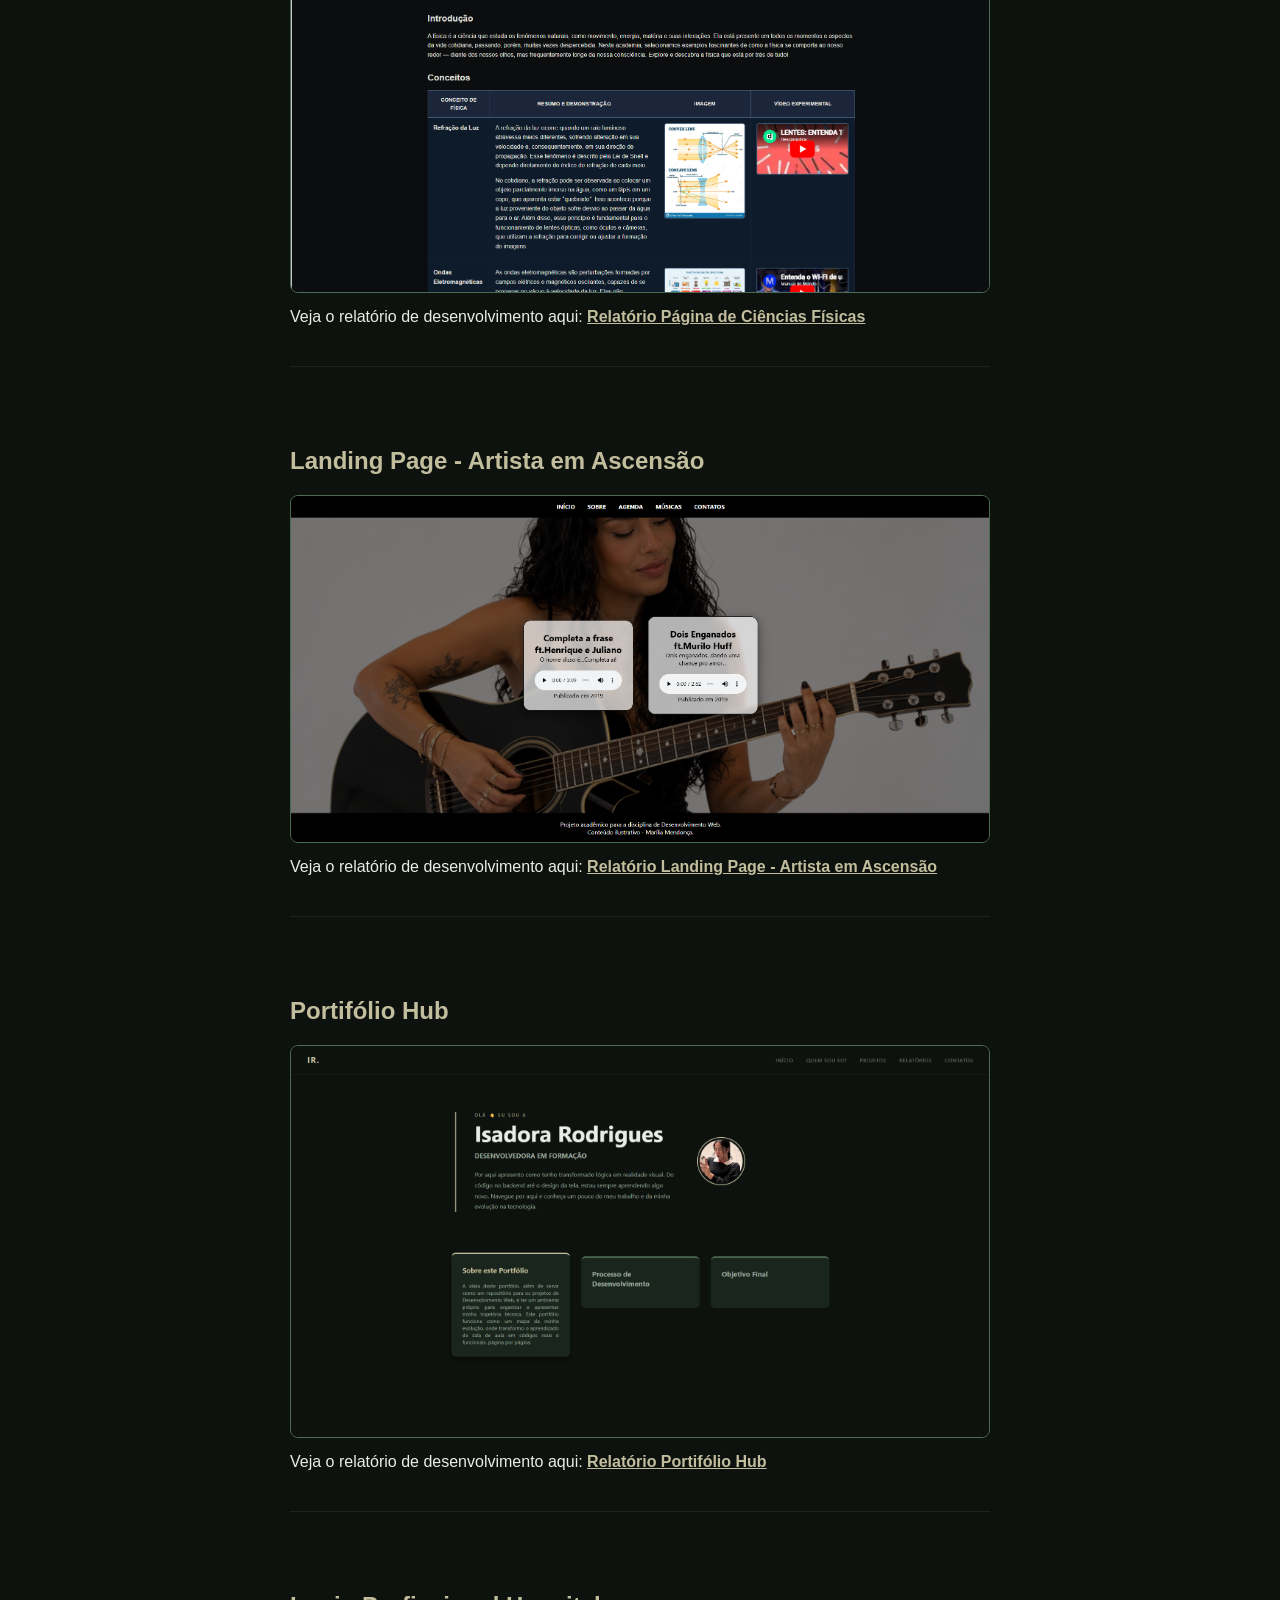
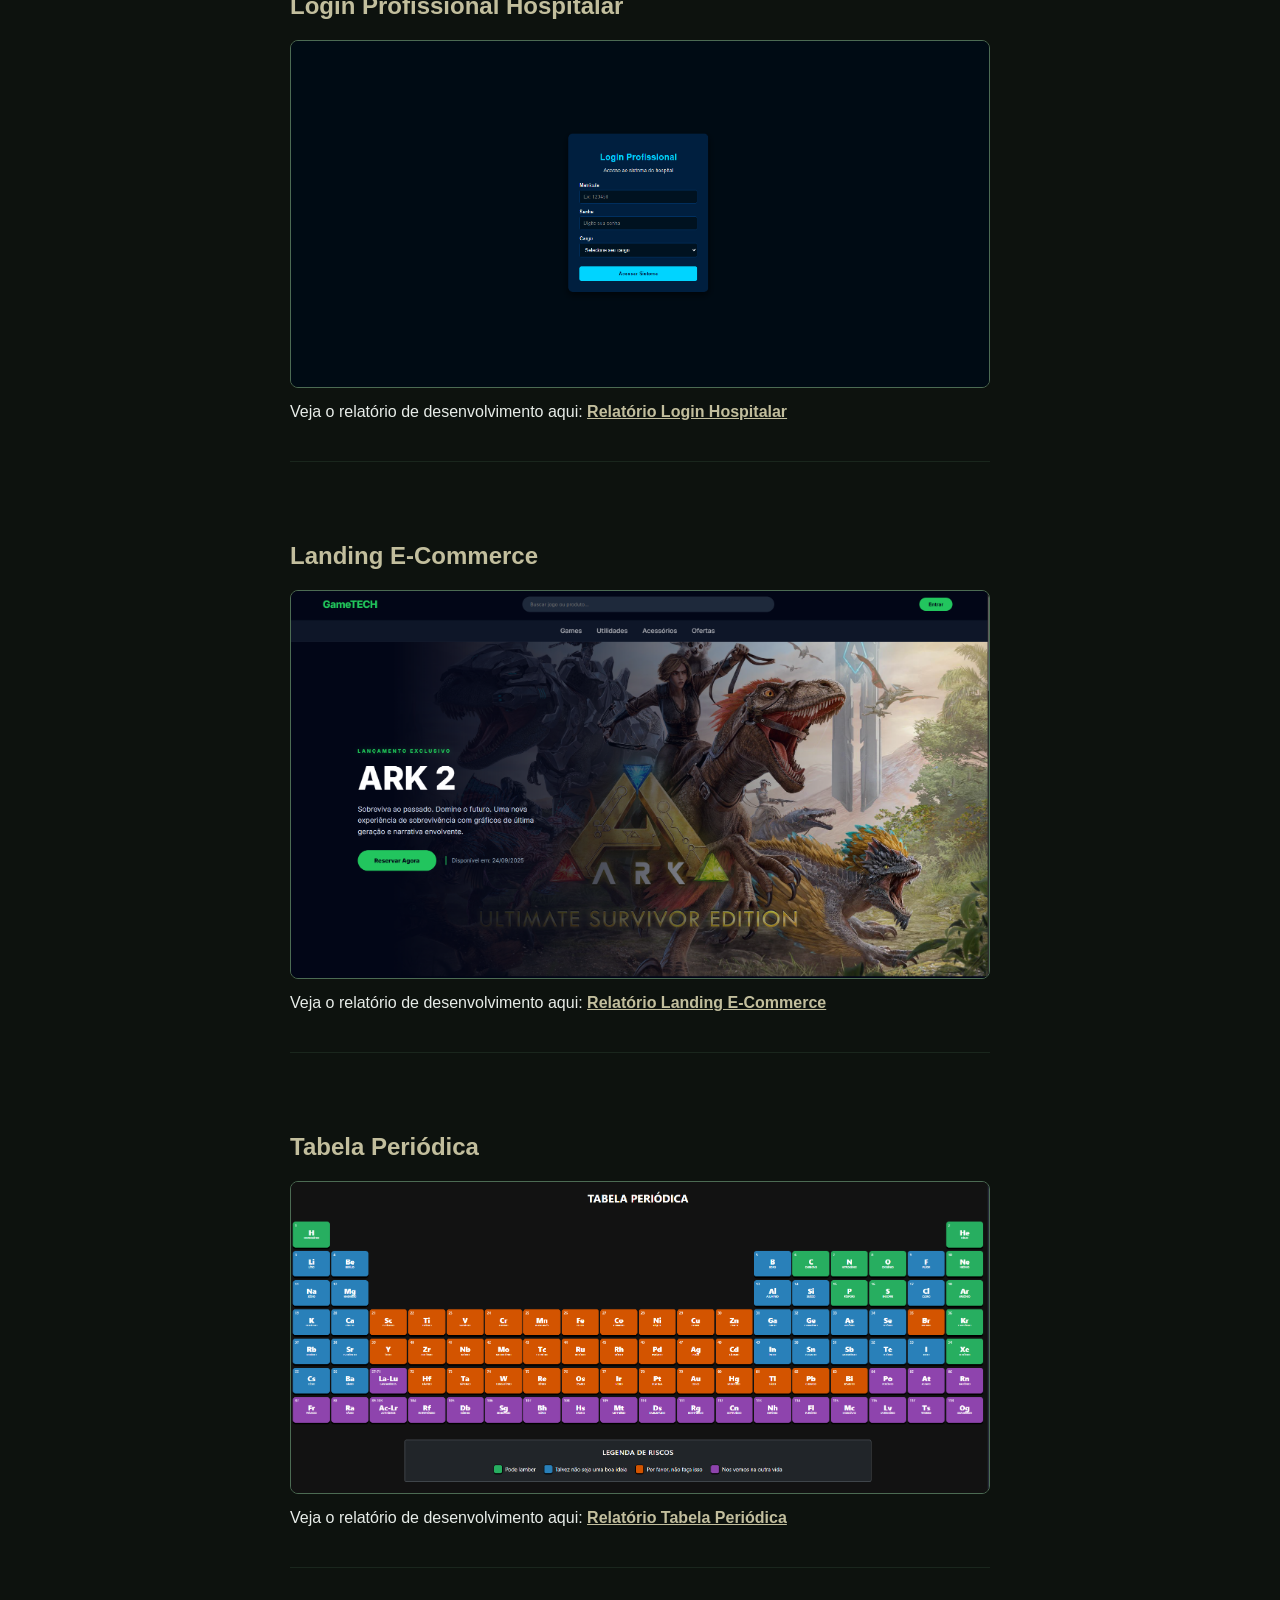
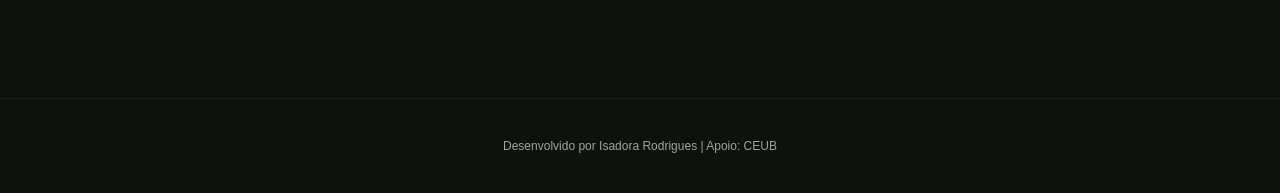
<file: relatorios.html>
<!doctype html>
<html lang="pt-BR">
  <head>
    <meta charset="UTF-8" />
    <meta name="viewport" content="width=device-width, initial-scale=1.0" />
    <title>Relatórios | Isadora Rodrigues</title>
    <link rel="stylesheet" href="style5.css" />
  </head>
  <body>
    <nav>
      <div class="logo">IR.</div>
      <ul class="menu" id="menu">
        <li><a href="index.html">Início</a></li>
        <li><a href="Eu.html">Quem sou eu?</a></li>
        <li>
          <a href="#">Projetos</a>
          <ul class="submenu">
            <li><a href="apresentacao.html">Apresentação Pessoal</a></li>
            <li><a href="athlete.html">Athlete Factory</a></li>
            <li><a href="academia.html">Academia de Ciências Físicas</a></li>
            <li><a href="landing.html">Landing page</a></li>
            <li><a href="login.html">Login Hospitalar</a></li>
            <li><a href="ecommerce.html">Landing E-Commerce</a></li>
            <li><a href="tabela.html">Tabela Periódica</a></li>
          </ul>
        </li>
        <li><a href="relatorios.html">Relatórios</a></li>
        <li><a href="#">Contatos</a></li>
      </ul>
    </nav>

    <header class="hero">
      <div class="hero-content">
        <div class="hero-text">
          <p class="greeting">Documentação acadêmica</p>
          <h1>Repositório de Relatórios</h1>
          <h3 class="role">CEUB - CIÊNCIA DA COMPUTAÇÃO</h3>
        </div>
      </div>
    </header>

    <main class="container-topicos">
      <section class="topico-item">
        <h2>Apresentação Pessoal e Expectativas</h2>
        <img
          src="apresentacao.png"
          alt="Página de Apresentação"
          class="img-projeto"
        />
        <p>
          Veja o relatório de desenvolvimento aqui:
          <a href="Relatório Aula 01 - Isadora Rodrigues.pdf" target="_blank"
            >Apresentação Pessoal</a
          >
        </p>
      </section>
      <section class="topico-item">
        <h2>Athlete Factory - Gestão de Atletas</h2>
        <img
          src="athelte.png"
          alt="Página Athlete Factory"
          class="img-projeto"
        />
        <p>
          Veja o relatório de desenvolvimento aqui:
          <a href="Relatório Aula 02 - Isadora Rodrigues.pdf" target="_blank"
            >Relatório Athelte Factory</a
          >
        </p>
      </section>
      <section class="topico-item">
        <h2>Academia de Ciências Físicas</h2>
        <img
          src="fisicaacademia.png"
          alt="Página de Ciências Físicas"
          class="img-projeto"
        />
        <p>
          Veja o relatório de desenvolvimento aqui:
          <a href="Relatório Aula 03 - Isadora Rodrigues.pdf" target="_blank"
            >Relatório Página de Ciências Físicas</a
          >
        </p>
      </section>
      <section class="topico-item">
        <h2>Landing Page - Artista em Ascensão</h2>
        <img
          src="landingpage.png"
          alt="Landing Page Isadora Rodrigues"
          class="img-projeto"
        />
        <p>
          Veja o relatório de desenvolvimento aqui:
          <a href="Relatório Aula 04 - Isadora Rodrigues.pdf" target="_blank"
            >Relatório Landing Page - Artista em Ascensão</a
          >
        </p>
      </section>
      <section class="topico-item">
        <h2>Portifólio Hub</h2>
        <img
          src="portifolio.png"
          alt="Portifólio Isadora Rodrigues"
          class="img-projeto"
        />
        <p>
          Veja o relatório de desenvolvimento aqui:
          <a href="Relatório Aula 05 - Isadora Rodrigues.pdf" target="_blank"
            >Relatório Portifólio Hub</a
          >
        </p>
      </section>

      <section class="topico-item">
        <h2>Login Profissional Hospitalar</h2>
        <img
          src="loginpagina.png"
          alt="Interface de Login"
          class="img-projeto"
        />
        <p>
          Veja o relatório de desenvolvimento aqui:
          <a href="Relatório Aula 06 - Isadora Rodrigues.pdf" target="_blank"
            >Relatório Login Hospitalar</a
          >
        </p>
      </section>
      <section class="topico-item">
        <h2>Landing E-Commerce</h2>
        <img
          src="gamepagina.png"
          alt="Landing E-Commerce"
          class="img-projeto"
        />
        <p>
          Veja o relatório de desenvolvimento aqui:
          <a href="Relatório Aula 07 - Isadora Rodrigues.pdf" target="_blank"
            >Relatório Landing E-Commerce</a
          >
        </p>
      </section>
      <section class="topico-item">
        <h2>Tabela Periódica</h2>
        <img src="tabela.png" alt="Tabela Periódica" class="img-projeto" />
        <p>
          Veja o relatório de desenvolvimento aqui:
          <a href="Relatório Aula 08 - Isadora Rodrigues.pdf" target="_blank"
            >Relatório Tabela Periódica</a
          >
        </p>
      </section>
    </main>

    <footer>
      <p>Desenvolvido por Isadora Rodrigues | Apoio: CEUB</p>
    </footer>
  </body>
</html>
</file>
<file: style9.css>
body, html {
    margin: 0;
    padding: 0;
    background-color: #050505;
    font-family: 'Inter', sans-serif;
    scroll-behavior: smooth;
}
.intro-screen {
    background-image: url('douglasmatos.png');
    background-size: cover;
    background-position: center;
    height: 100vh;
    position: relative;
    display: flex;
    align-items: center;
    justify-content: center;
    color: white;
    filter: grayscale(100%); 
    transition: filter 0.5s ease;
}

.intro-screen:hover {
    filter: grayscale(0%); 
}

.overlay {
    position: absolute;
    top: 0;
    left: 0;
    width: 100%;
    height: 100%;
    background: rgba(0, 0, 0, 0.6);
}

.intro-content {
    z-index: 2;
}
.hero-banner {
    height: 100vh;
    background-image: url('douglasmatos.png'); 
    background-size: cover;
    background-position: center;
    background-repeat: no-repeat;
    position: relative;
    display: flex;
    align-items: center;
    justify-content: center;
    overflow: hidden;
}

.hero-overlay {
    position: absolute;
    top: 0; 
    left: 0; 
    width: 100%; 
    height: 100%;
    background: rgba(0, 0, 0, 0.5);
    z-index: 1;
}

.hero-content {
    position: relative;
    z-index: 2;
    text-align: center;
}

.btn-custom {
    display: inline-block;
    padding: 12px 35px;
    border: 2px solid white;
    color: white;
    text-decoration: none;
    text-transform: uppercase;
    letter-spacing: 2px;
    transition: 0.3s ease;
}

.btn-custom:hover {
    background: white;
    color: black;
}

.category-card {
    background-color: #0f1115;
    border-radius: 25px;
    overflow: hidden;
    height: 600px; 
    border: 1px solid #1f2229;
    box-shadow: 0 15px 40px rgba(0,0,0,0.6);
    display: flex;
}

.info-side {
    background-size: cover;
    background-position: center;
    position: relative;
    height: 100%;
    filter: grayscale(100%);
    transition: 0.5s ease;
}

.info-side:hover {
    filter: grayscale(0%);
}

.badge-category {
    display: inline-block;
    color: #fff;
    border: 1px solid #444;
    padding: 5px 15px;
    border-radius: 50px;
    font-size: 0.7rem;
    font-weight: 700;
    text-transform: uppercase;
    background: rgba(255, 255, 255, 0.1);
}
.carousel, 
.carousel-inner, 
.carousel-item {
    height: 600px !important;
    background-color: #000;
    position: relative;
    width: 100%;
}
.gallery-img {
    position: absolute;
    top: 50%;
    left: 50%;
    transform: translate(-50%, -50%);
    max-width: 95%;  
    max-height: 95%; 
    width: auto;
    height: auto;
    object-fit: contain;
    filter: none !important; 
}
audio {
    height: 35px;
    filter: invert(100%) grayscale(100%);
    opacity: 0.6;
}
.tracking-widest { letter-spacing: 0.4em; }
.text-secondary { color: #888 !important; }
@media (max-width: 991px) {
    .category-card { height: auto; flex-direction: column; }
    .carousel, .carousel-inner, .carousel-item { height: 400px !important; }
    .info-side { min-height: 350px; }
}
</file>
<file: style.css>
body {
    background-color: #171C30; 
    color: #DCE0E1;
    font-family: Arial, sans-serif;
    margin: 20px;
}

header {
    text-align: center;
    border-bottom: 2px solid #205F81; 
    margin-bottom: 30px;
}

h1, h2 {
    color: #93A5AF; 
}

table {
    width: 100%;
    border-collapse: collapse;
    background-color: #2B3849; 
    margin-bottom: 30px;
}

table, th, td {
    border: 1px solid #5A6B73; 
}

th, td {
    padding: 12px;
    text-align: left;
}

th {
    background-color: #205F81;
}

form {
    background-color: #2B3849;
    padding: 20px;
    border-radius: 8px;
}

input[type="text"], input[type="email"], input[type="date"] {
    width: 100%;
    padding: 8px;
    margin: 10px 0;
    background-color: #DCE0E1;
    border: none;
}

button {
    background-color: #205F81;
    color: white;
    padding: 10px 20px;
    border: none;
    cursor: pointer;
    font-weight: bold;
}

button:hover {
    background-color: #93A5AF;
}
</file>
<file: style4.css>
body, html {
    margin: 0;
    padding: 0;
    height: 100%;
    font-family: Arial, sans-serif;
    background-color: #000b14; 
}

.wrapper {
    display: flex;
    justify-content: center;
    align-items: center;
    height: 100vh;
}

.login-card {
    background-color: #001f3f; 
    padding: 30px;
    border-radius: 12px;
    box-shadow: 0 8px 20px rgba(0, 0, 0, 0.6);
    width: 320px;
    color: #ffffff;
    text-align: center;
}

h2 { margin-bottom: 5px; color: #00d4ff; }
.subtitle { font-size: 14px; margin-bottom: 25px; color: #ccc; }

.input-group { text-align: left; margin-bottom: 15px; }
label { display: block; margin-bottom: 5px; font-size: 13px; }

input, select {
    width: 100%;
    padding: 10px;
    border-radius: 5px;
    border: 1px solid #003366;
    background-color: #001220;
    color: white;
    box-sizing: border-box;
}

button {
    width: 100%;
    padding: 12px;
    background-color: #00d4ff;
    color: #001f3f;
    border: none;
    border-radius: 5px;
    font-weight: bold;
    cursor: pointer;
    margin-top: 10px;
}

button:hover { background-color: #0099cc; }
</file>
<file: style7.css>
:root {
    --primary: #22c55e;
    --dark: #020617;
    --card: #1e293b;
    --text-light: #cbd5e1;
    --text-muted: #94a3b8;
}

* {
    margin: 0;
    padding: 0;
    box-sizing: border-box;
    font-family: 'Inter', sans-serif;
}

html {
    scroll-behavior: smooth;
}

body {
    background-color: var(--dark);
    color: white;
    overflow-x: hidden;
    line-height: 1.6;
}

header {
    display: flex;
    justify-content: space-between;
    align-items: center;
    padding: 20px 5%;
    background: var(--dark);
}

.logo {
    font-size: 28px;
    color: var(--primary);
    font-weight: 800;
    letter-spacing: -1px;
}

.search {
    width: 40%;
    padding: 12px 20px;
    border-radius: 25px;
    border: 1px solid var(--card);
    background: var(--card);
    color: white;
    outline: none;
    transition: 0.3s;
}

.search:focus {
    border-color: var(--primary);
    box-shadow: 0 0 10px rgba(34, 197, 94, 0.2);
}

.login {
    background: var(--primary);
    color: var(--dark);
    padding: 10px 25px;
    border: none;
    border-radius: 25px;
    font-weight: bold;
    cursor: pointer;
    transition: 0.3s;
}

.login:hover {
    filter: brightness(1.1);
    transform: scale(1.05);
}

.main-nav {
    background: rgba(15, 23, 42, 0.9);
    padding: 15px 0;
    position: sticky;
    top: 0;
    z-index: 1000;
    backdrop-filter: blur(10px);
    border-bottom: 1px solid rgba(255, 255, 255, 0.05);
}

.main-nav ul {
    display: flex;
    justify-content: center;
    gap: 40px;
    list-style: none;
}

.main-nav ul li {
    opacity: 0.6;
    transition: all 0.3s ease;
}

.main-nav ul li a {
    text-decoration: none;
    color: white;
    font-weight: 500;
    font-size: 1.1rem;
}

.main-nav ul li:hover {
    opacity: 1;
    transform: scale(1.2) translateY(-2px);
}

.main-nav ul li:hover a {
    color: var(--primary);
}

.banner {
    position: relative;
    width: 100%;
    min-height: 85vh;
    display: flex;
    align-items: center;
    padding: 0 10%;
    background-image: url('game.jpg');
    background-repeat: no-repeat;
    background-size: cover;
    background-position: center right;
    overflow: hidden;
}

.banner-overlay {
    position: absolute;
    inset: 0;
    background: linear-gradient(to right,
            rgba(2, 6, 23, 1) 15%,
            rgba(2, 6, 23, 0.7) 45%,
            transparent 90%);
    z-index: 1;
}

.banner-content {
    position: relative;
    z-index: 2;
    max-width: 650px;
    animation: fadeInUp 1s ease;
}

.highlight-tag {
    color: var(--primary);
    font-weight: 800;
    letter-spacing: 4px;
    font-size: 13px;
    display: block;
    margin-bottom: 15px;
    text-shadow: 0 0 15px rgba(34, 197, 94, 0.4);
}

.banner-content h1 {
    font-size: clamp(3rem, 10vw, 5.5rem);
    font-weight: 900;
    line-height: 1.1;
    margin-bottom: 20px;
}

.banner-desc {
    font-size: 1.2rem;
    color: var(--text-light);
    margin-bottom: 35px;
    max-width: 500px;
}

.banner-actions {
    display: flex;
    align-items: center;
    gap: 25px;
}

.btn-main {
    padding: 18px 45px;
    background: var(--primary);
    border: none;
    border-radius: 35px;
    font-weight: 800;
    font-size: 1rem;
    cursor: pointer;
    transition: 0.3s;
    color: var(--dark);
}

.btn-main:hover {
    transform: translateY(-3px);
    box-shadow: 0 10px 20px rgba(34, 197, 94, 0.3);
}

.release-date {
    font-size: 0.95rem;
    color: var(--text-muted);
    border-left: 2px solid var(--primary);
    padding-left: 15px;
}

.section {
    padding: 100px 10% 40px;
}

.section-title {
    font-size: 2.5rem;
    margin-bottom: 50px;
    border-left: 6px solid var(--primary);
    padding-left: 20px;
}

.cards {
    display: grid;
    grid-template-columns: repeat(auto-fit, minmax(280px, 1fr));
    gap: 30px;
}

.card {
    background: var(--card);
    border-radius: 20px;
    padding: 20px;
    position: relative;
    overflow: hidden;
    text-align: center;
    transition: 0.4s;
}

.card:hover {
    transform: translateY(-10px);
    box-shadow: 0 15px 30px rgba(0, 0, 0, 0.5);
}

.card img {
    width: 100%;
    border-radius: 15px;
    margin-bottom: 15px;
}

.price {
    color: var(--primary);
    font-weight: 800;
    font-size: 1.3rem;
    margin-bottom: 15px;
}

.btn-card {
    background: var(--primary);
    border: none;
    padding: 10px 30px;
    border-radius: 20px;
    font-weight: bold;
    cursor: pointer;
}

.overlay {
    position: absolute;
    inset: 0;
    background: rgba(2, 6, 23, 0.95);
    display: flex;
    align-items: center;
    padding: 25px;
    opacity: 0;
    transition: 0.4s;
    text-align: center;
}

.card:hover .overlay {
    opacity: 1;
}

.overlay p {
    font-size: 1rem;
    color: #f1f5f9;
}

.product-wide {
    display: flex;
    background: #0f172a;
    border-radius: 25px;
    overflow: hidden;
    margin-bottom: 60px;
    border: 1px solid rgba(255, 255, 255, 0.05);
}

.product-img-container {
    flex: 1;
    background: var(--dark);
    padding: 40px;
    display: flex;
    align-items: center;
    justify-content: center;
}

.product-img-container img {
    max-width: 100%;
    max-height: 450px;
    object-fit: contain;
}

.product-info {
    flex: 1.5;
    padding: 50px;
    display: flex;
    flex-direction: column;
    justify-content: center;
}

.stock-alert {
    color: #f87171;
    font-weight: bold;
    font-size: 0.9rem;
    margin-bottom: 10px;
}

.specs-grid {
    display: grid;
    grid-template-columns: repeat(2, 1fr);
    gap: 15px;
    margin: 30px 0;
}

.spec-card {
    background: rgba(30, 41, 59, 0.5);
    border: 1px solid rgba(255, 255, 255, 0.1);
    border-radius: 12px;
    padding: 15px;
    display: flex;
    align-items: center;
    gap: 12px;
    transition: 0.4s cubic-bezier(0.175, 0.885, 0.32, 1.275);
}

.spec-card:hover {
    background: rgba(34, 197, 94, 0.1);
    border-color: var(--primary);
    transform: scale(1.08);
}

.spec-text strong {
    display: block;
    font-size: 0.8rem;
    color: var(--text-muted);
    text-transform: uppercase;
}

.spec-text span {
    font-size: 1rem;
    font-weight: 500;
}

.btn-buy {
    background: var(--primary);
    width: fit-content;
    padding: 15px 40px;
    border: none;
    border-radius: 30px;
    font-weight: 800;
    cursor: pointer;
    transition: 0.3s;
}

.btn-buy:hover {
    transform: translateY(-3px);
    box-shadow: 0 10px 20px rgba(34, 197, 94, 0.3);
}

.promo {
    padding: 80px 10%;
}

.promo-box {
    background: linear-gradient(45deg, #16a34a, var(--primary));
    padding: 70px;
    border-radius: 40px;
    text-align: center;
    color: var(--dark);
}

.promo-price {
    font-size: clamp(3rem, 10vw, 5rem);
    margin: 25px 0;
    font-weight: 900;
}

.btn-promo {
    background: var(--dark);
    color: white;
    padding: 20px 60px;
    border: none;
    border-radius: 40px;
    font-weight: 800;
    font-size: 1.1rem;
    cursor: pointer;
    transition: 0.3s;
}

.btn-promo:hover {
    transform: scale(1.05);
}

.promo-card-featured {
    display: flex;
    background: linear-gradient(135deg, #0f172a 0%, #020617 100%);
    border-radius: 30px;
    border: 1px solid rgba(255, 255, 255, 0.05);
    overflow: hidden;
    box-shadow: 0 25px 50px -12px rgba(0, 0, 0, 0.5);
    margin-top: 20px;
}

.promo-image {
    flex: 1;
    position: relative;
    background: var(--dark);
    display: flex;
    align-items: center;
    justify-content: center;
    padding: 40px;
}

.promo-image img {
    max-width: 100%;
    filter: drop-shadow(0 0 20px rgba(220, 38, 38, 0.3));
    transition: transform 0.5s ease;
}

.promo-card-featured:hover .promo-image img {
    transform: scale(1.05) rotate(-2deg);
}

.discount-badge {
    position: absolute;
    top: 20px;
    left: 20px;
    background: #dc2626;
    color: white;
    padding: 8px 15px;
    border-radius: 10px;
    font-weight: 800;
    font-size: 0.9rem;
    z-index: 2;
}

.promo-content {
    flex: 1.2;
    padding: 60px;
    display: flex;
    flex-direction: column;
    justify-content: center;
}

.brand-tag {
    color: #ef4444;
    font-weight: 700;
    letter-spacing: 2px;
    font-size: 0.8rem;
    margin-bottom: 10px;
}

.promo-title {
    font-size: 2.5rem;
    line-height: 1.2;
    margin-bottom: 20px;
    font-weight: 900;
}

.promo-description {
    color: var(--text-muted);
    margin-bottom: 30px;
    font-size: 1.05rem;
}

.price-action {
    display: flex;
    align-items: center;
    gap: 30px;
    margin-top: 20px;
    padding-top: 20px;
    border-top: 1px solid rgba(255, 255, 255, 0.1);
}

.old-price {
    display: block;
    color: #64748b;
    text-decoration: line-through;
    font-size: 0.9rem;
}

.current-price {
    font-size: 2rem;
    font-weight: 800;
    color: var(--primary);
}

.btn-buy-now {
    background: var(--primary);
    color: var(--dark);
    padding: 15px 35px;
    border-radius: 50px;
    border: none;
    font-weight: 800;
    cursor: pointer;
    transition: 0.3s;
}

.btn-buy-now:hover {
    background: #16a34a;
    transform: scale(1.05);
    box-shadow: 0 0 20px rgba(34, 197, 94, 0.4);
}

footer {
    padding: 60px;
    text-align: center;
    color: #64748b;
    border-top: 1px solid var(--card);
}

@keyframes fadeInUp {
    from {
        opacity: 0;
        transform: translateY(30px);
    }

    to {
        opacity: 1;
        transform: translateY(0);
    }
}

@media (max-width: 1024px) {

    .product-wide,
    .promo-card-featured {
        flex-direction: column;
    }

    .product-img-container {
        padding: 20px;
    }

    .product-info,
    .promo-content {
        padding: 40px;
        text-align: center;
    }

    .price-action {
        flex-direction: column;
        gap: 15px;
    }
}

@media (max-width: 768px) {

    .main-nav ul {
        gap: 20px;
    }

    .search {
        display: none;
    }

    .banner {
        background-position: center;
        text-align: center;
        justify-content: center;
    }

    .banner-overlay {
        background: rgba(2, 6, 23, 0.85);
    }

    .banner-actions {
        flex-direction: column;
    }

    .release-date {
        border-left: none;
        border-top: 2px solid var(--primary);
        padding-top: 10px;
        padding-left: 0;
    }

    .specs-grid {
        grid-template-columns: 1fr;
    }
}
</file>
<file: style8.css>
body {
  background-color: #121212;
  color: #ffffff;
  font-family: "Segoe UI", Tahoma, Geneva, Verdana, sans-serif;
  padding: 40px 0;
}
.row-periodic {
  display: flex;
  flex-wrap: nowrap;
  margin-bottom: 6px;
  justify-content: center;
}
.col-18 {
  flex: 0 0 auto;
  width: 5.55555556%;
  padding: 2px;
}
.tecla {
  width: 100%;
  height: 75px;
  border: none;
  border-radius: 8px;
  display: flex;
  flex-direction: column;
  align-items: center;
  justify-content: center;
  position: relative;
  box-shadow: 0 5px 0px #000;
  transition: all 0.1s;
  cursor: pointer;
  text-decoration: none;
  color: white;
  user-select: none;
}
.tecla:active {
  box-shadow: 0 0px #000;
  transform: translateY(5px);
}
.at-num {
  font-size: 0.6rem;
  position: absolute;
  top: 4px;
  left: 6px;
  font-weight: bold;
  opacity: 0.8;
}
.sigla {
  font-size: 1.3rem;
  font-weight: 800;
  line-height: 1;
}
.nome {
  font-size: 0.45rem;
  text-transform: uppercase;
  font-weight: 600;
  text-align: center;
  width: 100%;
  white-space: nowrap;
  overflow: hidden;
  text-overflow: ellipsis;
}
.pode-lamber {
  background-color: #27ae60 !important;
}
.talvez-nao {
  background-color: #2980b9 !important;
}
.por-favor-nao {
  background-color: #d35400 !important;
}
.outra-vida {
  background-color: #8e44ad !important;
}
.badge {
  box-shadow: 0 2px 0px #000;
  display: inline-block;
}
.vazio {
  visibility: hidden;
}
.legenda-container {
  margin-top: 50px;
  background-color: #1e1e1e;
  padding: 20px;
  border-radius: 12px;
  display: inline-block;
  border: 1px solid #333;
}
.legenda-item {
  display: flex;
  align-items: center;
  gap: 10px;
  margin-bottom: 8px;
  font-size: 0.9rem;
}
.cor-box {
  width: 20px;
  height: 20px;
  border-radius: 4px;
  box-shadow: 0 2px 0px #000;
}
</file>
<file: style5.css>
:root {
  --bg-dark: #0d120e;
  --card-bg: #1a261d;
  --accent-beige: #c2be9d;
  --text-main: #e8ede9;
  --text-dim: #9ba89f;
  --accent-green: #4c6b53;
}

* {
  margin: 0;
  padding: 0;
  box-sizing: border-box;
  font-family: "Segoe UI", Arial, sans-serif;
}

body {
  background-color: var(--bg-dark);
  color: var(--text-main);
  display: flex;
  flex-direction: column;
  min-height: 100vh;
}

nav {
  display: flex;
  justify-content: space-between;
  align-items: center;
  padding: 25px 50px;
  border-bottom: 1px solid var(--card-bg);
}

.logo {
  font-size: 22px;
  font-weight: bold;
  color: var(--accent-beige);
  letter-spacing: 2px;
}

.menu {
  list-style: none;
  display: flex;
  gap: 35px;
}

.menu li {
  position: relative;
}

.menu a {
  color: var(--text-main);
  text-decoration: none;
  font-size: 14px;
  text-transform: uppercase;
  letter-spacing: 1px;
  opacity: 0.4;
  transition: all 0.4s ease;
}

.menu a:hover {
  opacity: 1;
  color: var(--accent-beige);
}

.submenu {
  display: none;
  position: absolute;
  top: 100%;
  left: 0;
  background-color: var(--card-bg);
  min-width: 260px;
  padding: 15px 0;
  list-style: none;
  border-radius: 4px;
  z-index: 100;
}

.menu li:hover .submenu {
  display: block;
}

.submenu li {
  padding: 8px 20px;
}

.submenu a {
  text-transform: none;
  font-size: 13px;
  opacity: 0.6;
}

.hero {
  display: flex;
  justify-content: center;
  padding: 100px 20px 60px;
}

.hero-content {
  display: flex;
  align-items: center;
  max-width: 1000px;
  width: 100%;
  border-left: 3px solid var(--accent-beige);
  padding-left: 50px;
}

.hero-text h1 {
  font-size: 60px;
  margin-bottom: 10px;
}

.greeting {
  color: var(--accent-beige);
  text-transform: uppercase;
  letter-spacing: 3px;
  font-size: 12px;
}

.role {
  font-size: 18px;
  color: var(--text-dim);
  margin-bottom: 25px;
}

.description {
  max-width: 550px;
  color: var(--text-dim);
  line-height: 1.8;
}

.profile-pic {
  width: 130px;
  height: 130px;
  border-radius: 50%;
  object-fit: cover;
  border: 2px solid var(--accent-beige);
  margin-left: 50px;
  padding: 5px;
}

.container-cards {
  display: flex;
  justify-content: center;
  gap: 30px;
  padding: 60px 20px 300px;
  flex-wrap: wrap;
  align-items: flex-start;
}

.card {
  background-color: var(--card-bg);
  width: 320px;
  min-height: 140px;
  padding: 30px;
  border-radius: 12px;
  border-top: 4px solid var(--accent-green);
  transition: all 0.4s ease;
  cursor: pointer;
  overflow: hidden;
  display: flex;
  flex-direction: column;
}

.card h2 {
  color: var(--text-dim);
  font-size: 19px;
  transition: color 0.4s ease;
}

.card p {
  color: var(--text-dim);
  font-size: 14px;
  text-align: justify;
  opacity: 0;
  max-height: 0;
  transition: all 0.5s ease-in-out;
}

.card:hover {
  transform: translateY(-10px);
  border-top: 4px solid var(--accent-beige);
  box-shadow: 0 10px 20px rgba(0, 0, 0, 0.3);
}

.card:hover h2 {
  color: var(--accent-beige);
}

.card:hover p {
  opacity: 1;
  max-height: 600px;
  margin-top: 20px;
}

footer {
  text-align: center;
  padding: 40px;
  color: var(--text-dim);
  font-size: 12px;
  border-top: 1px solid var(--card-bg);
  margin-top: auto;
}
.container-topicos {
  max-width: 900px;
  margin: 0 auto;
  padding: 50px 20px;
}

.topico-item {
  margin-bottom: 80px; /* Espaço grande entre os tópicos */
  border-bottom: 1px solid var(--card-bg);
  padding-bottom: 40px;
}

.topico-item h2 {
  color: var(--accent-beige);
  margin-bottom: 20px;
  font-size: 24px;
}

.img-projeto {
  width: 100%;
  max-width: 700px;
  height: auto;
  border-radius: 8px;
  border: 1px solid var(--accent-green);
  margin-bottom: 15px;
  display: block;
}

.topico-item p {
  color: var(--text-main);
  font-size: 16px;
}

.topico-item a {
  color: var(--accent-beige);
  text-decoration: underline;
  font-weight: bold;
  transition: color 0.3s ease;
}

.topico-item a:hover {
  color: var(--text-main);
}
</file>
